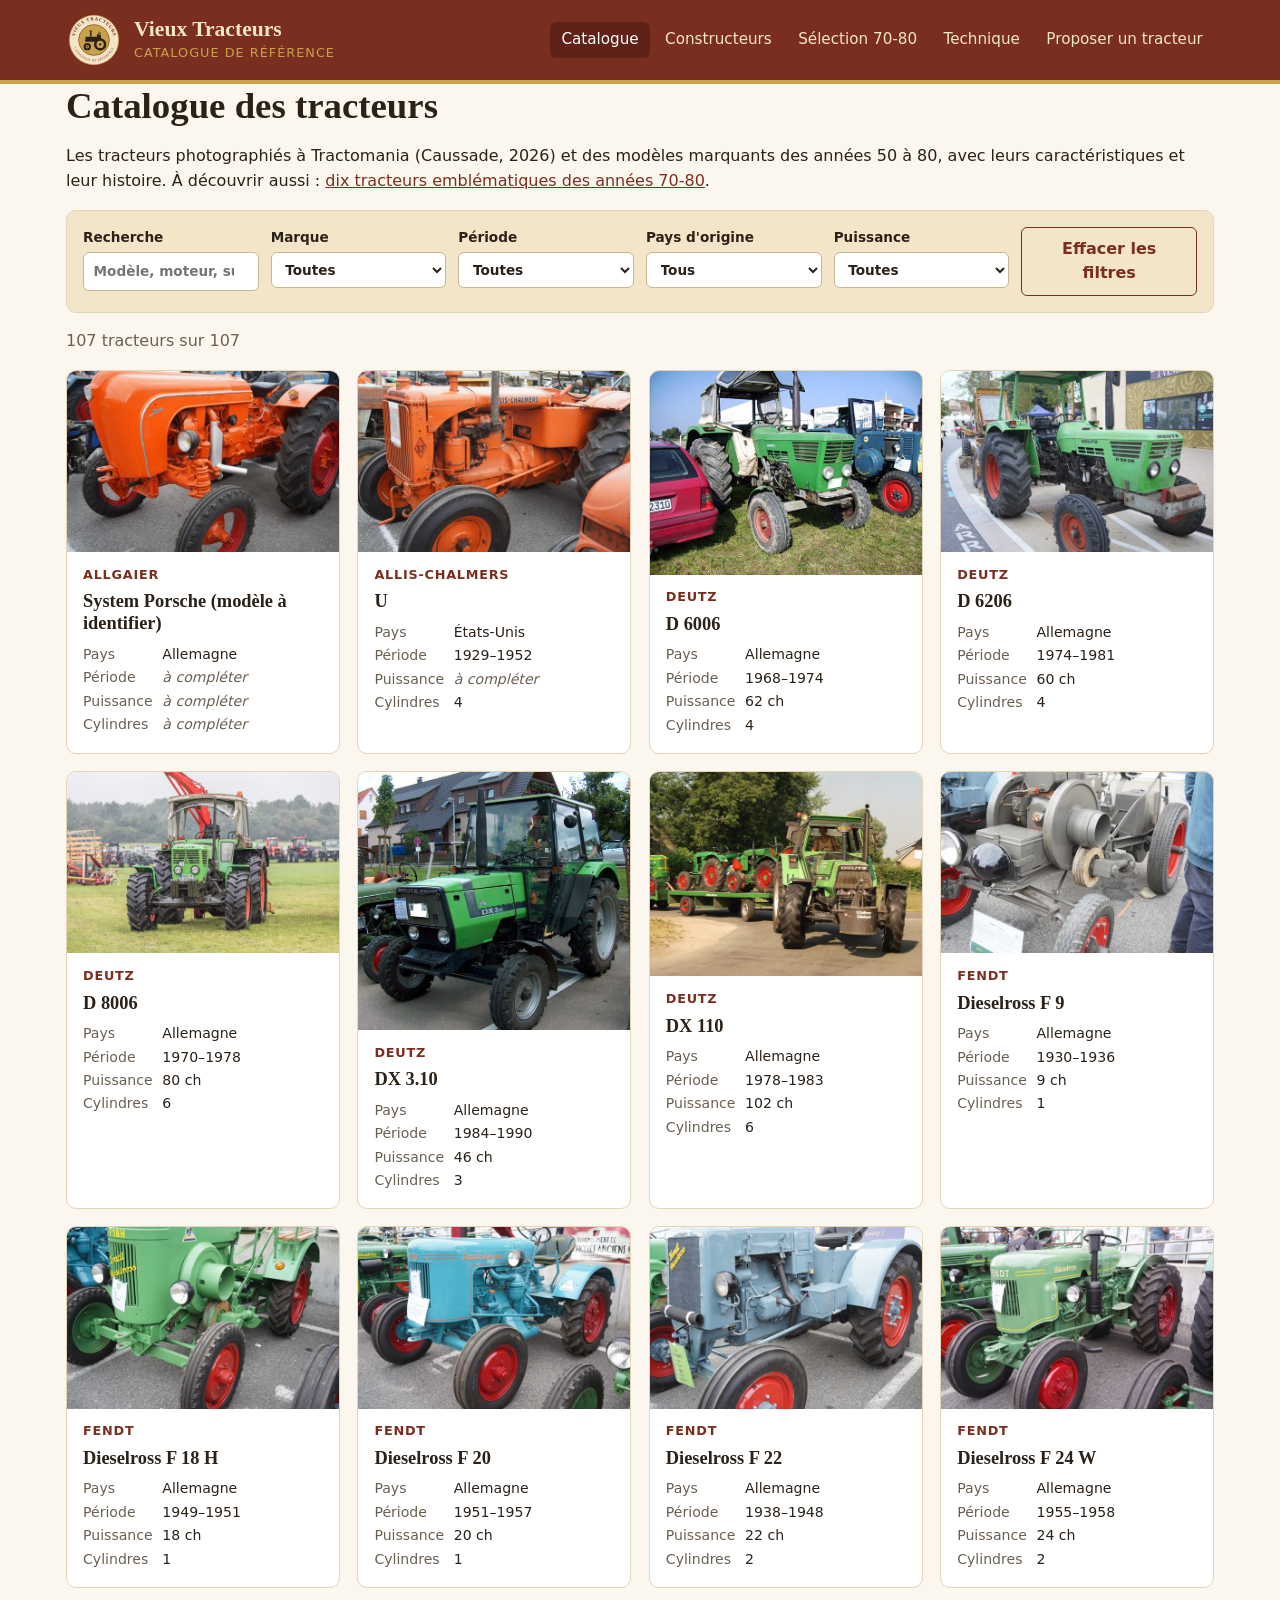
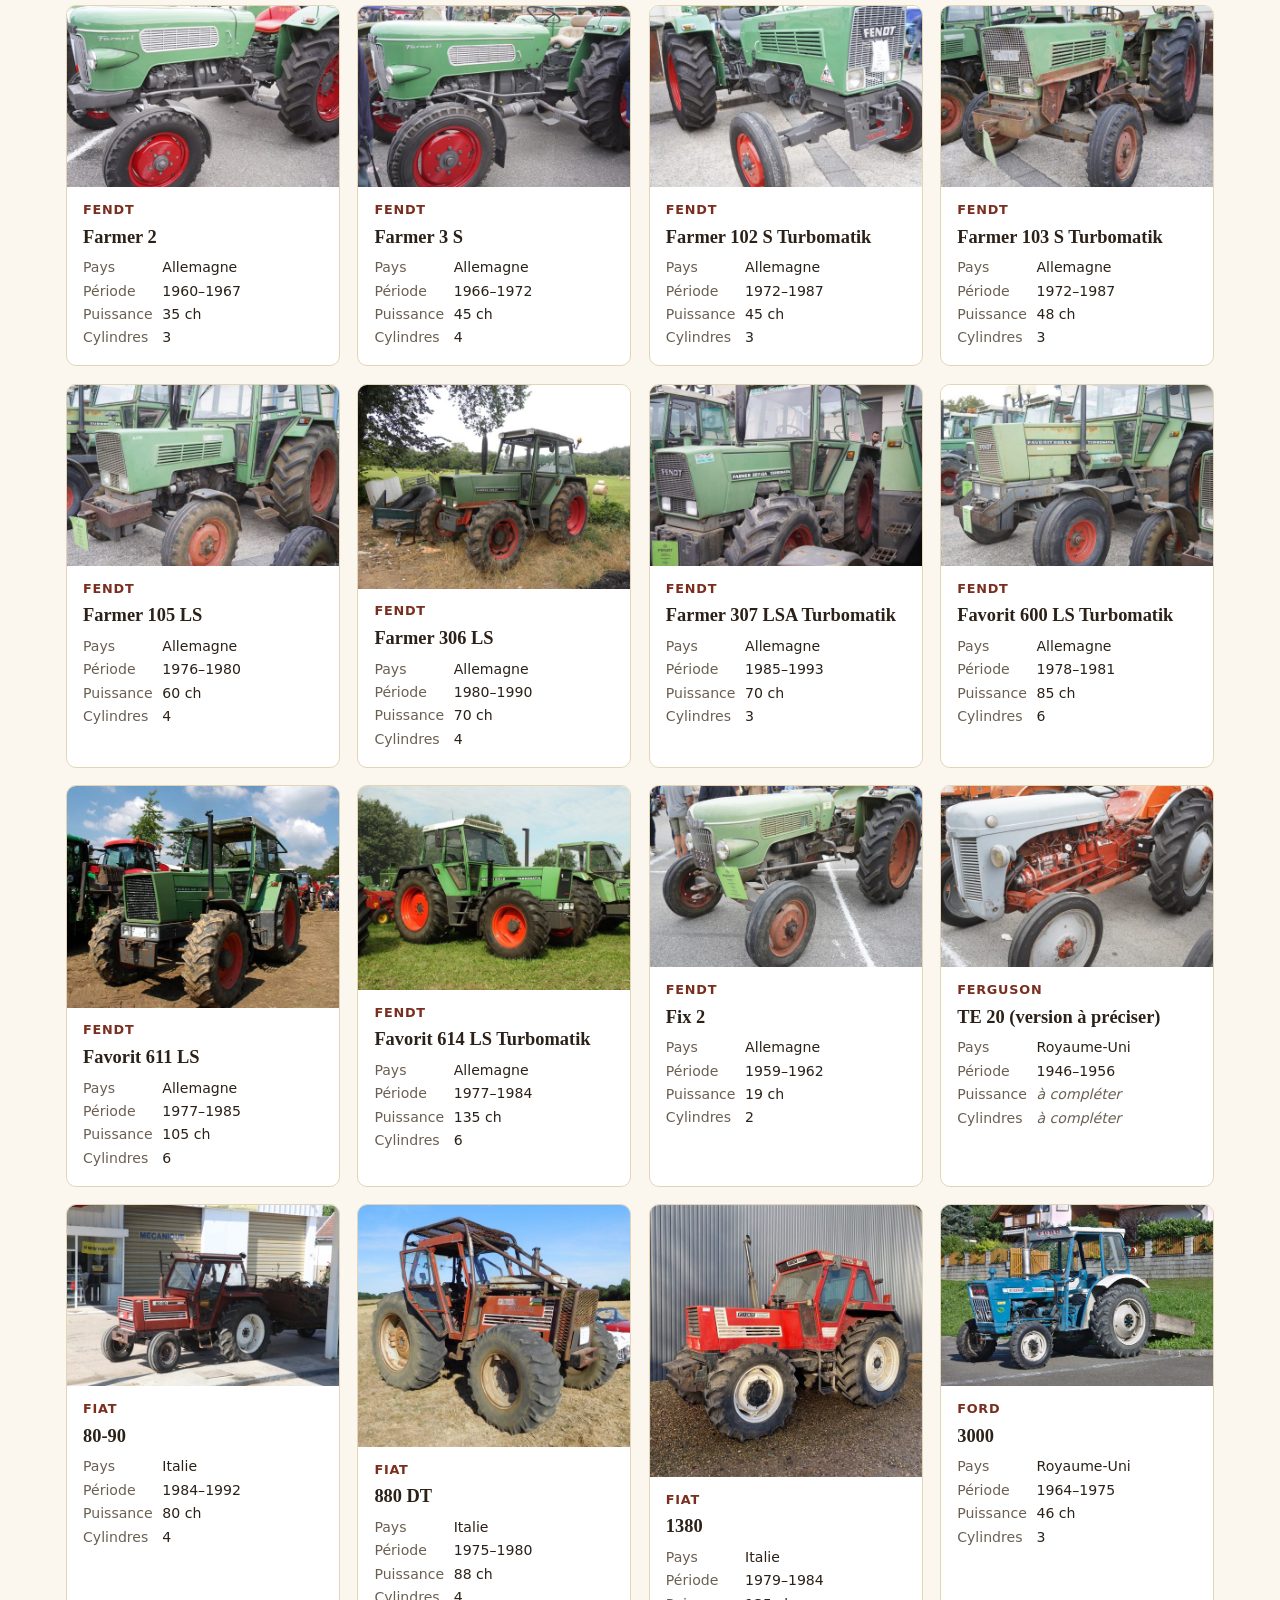
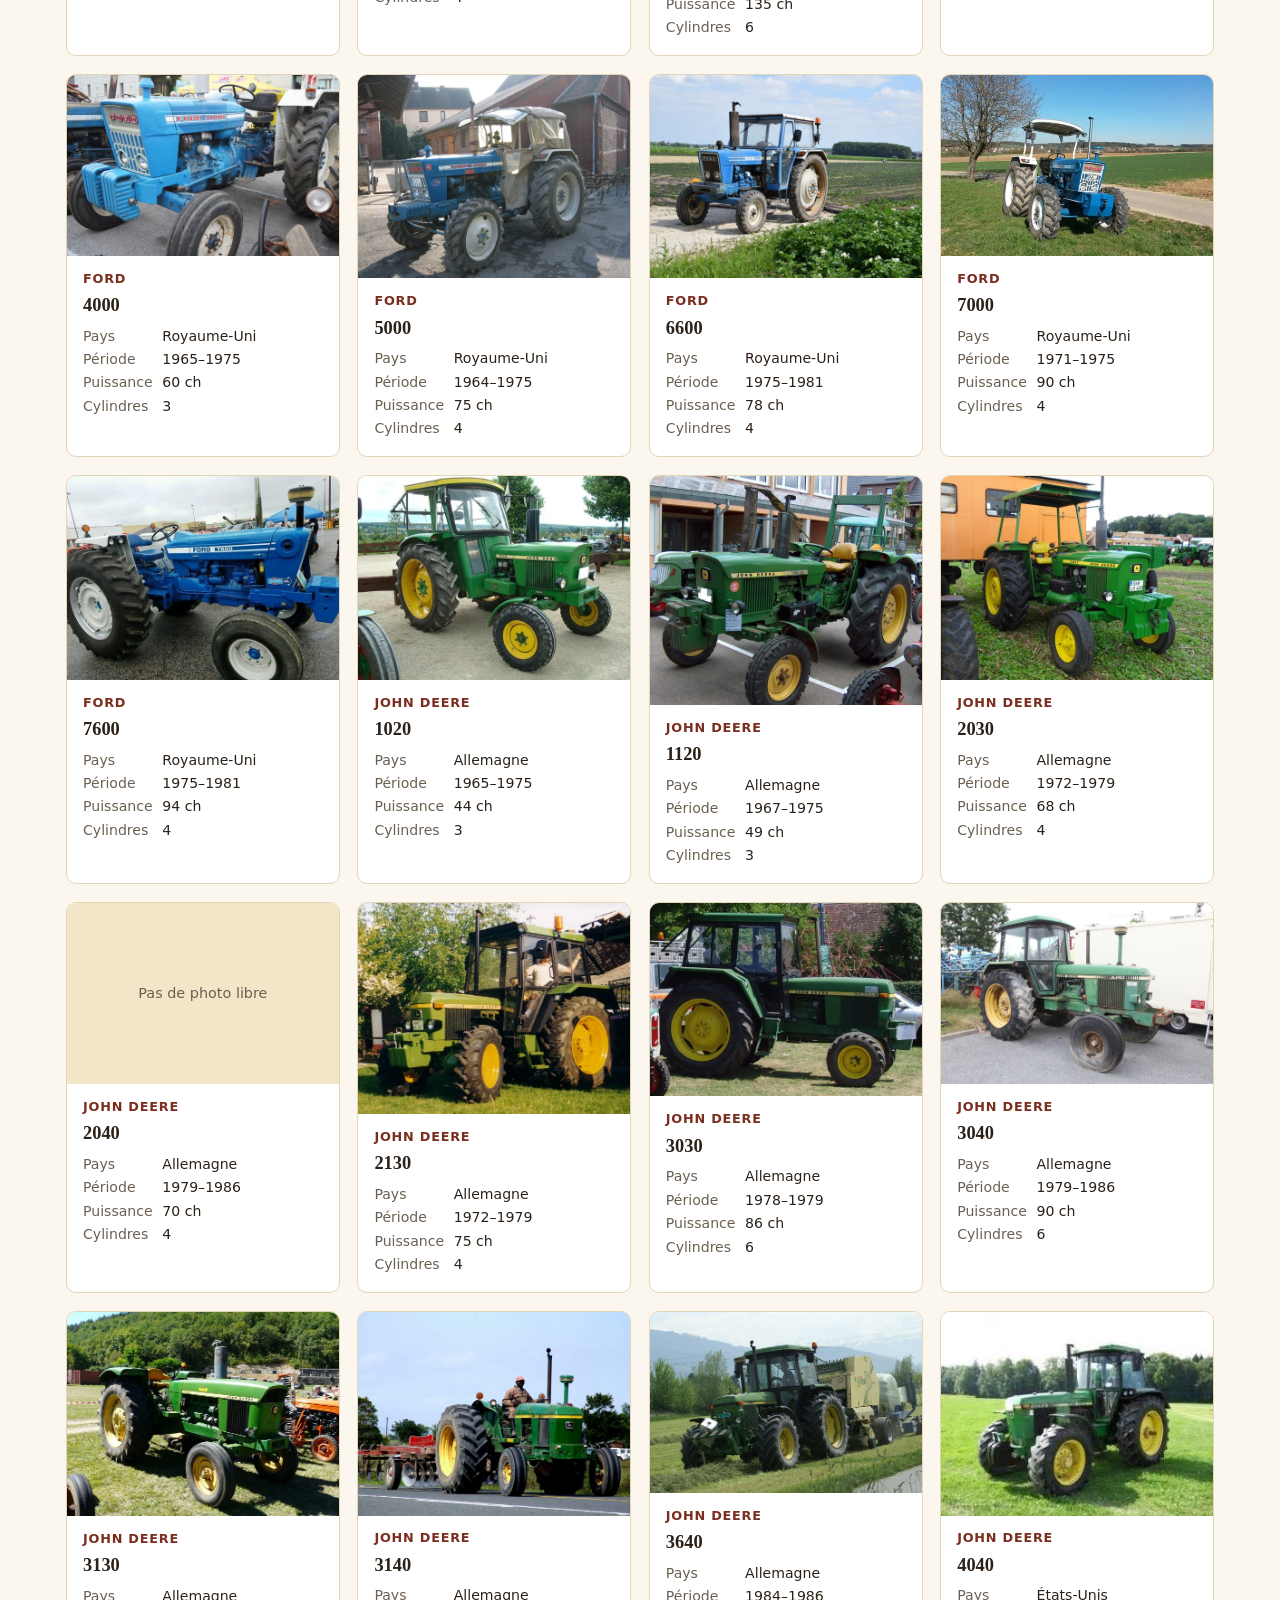
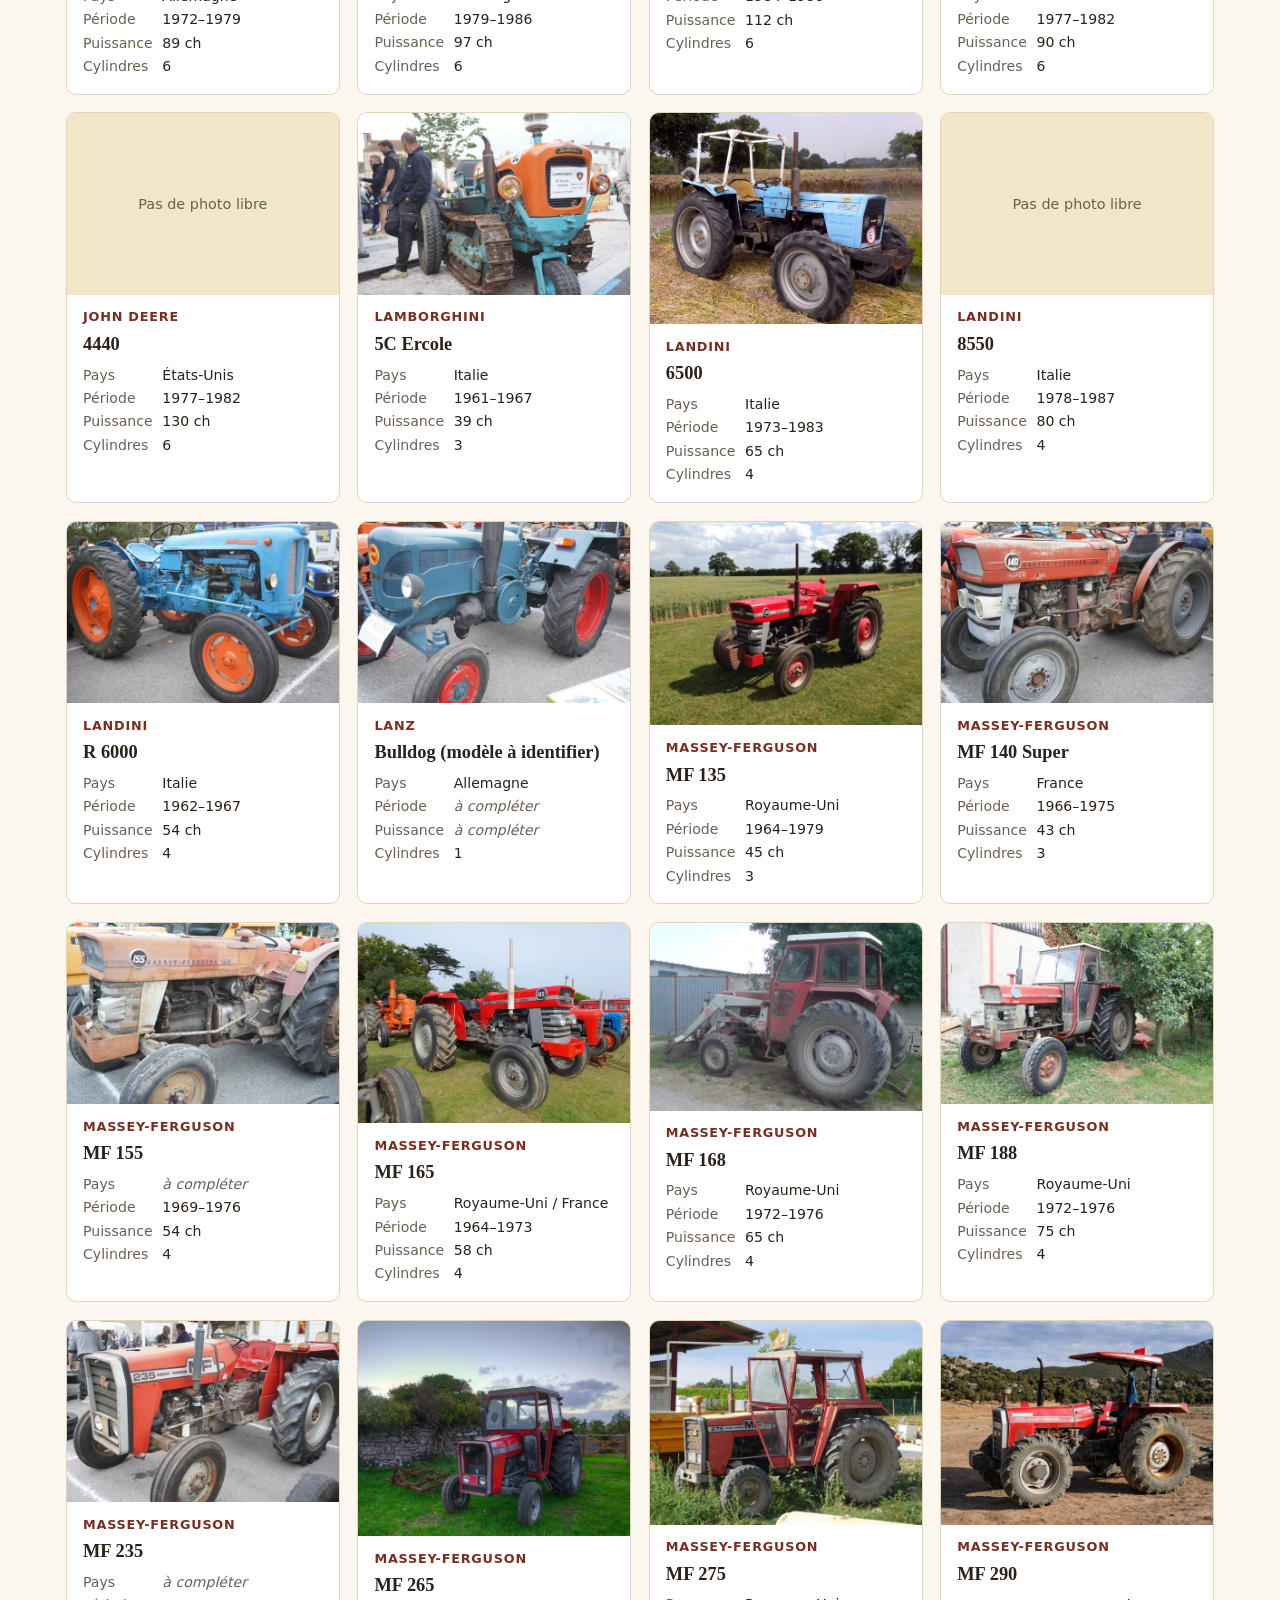
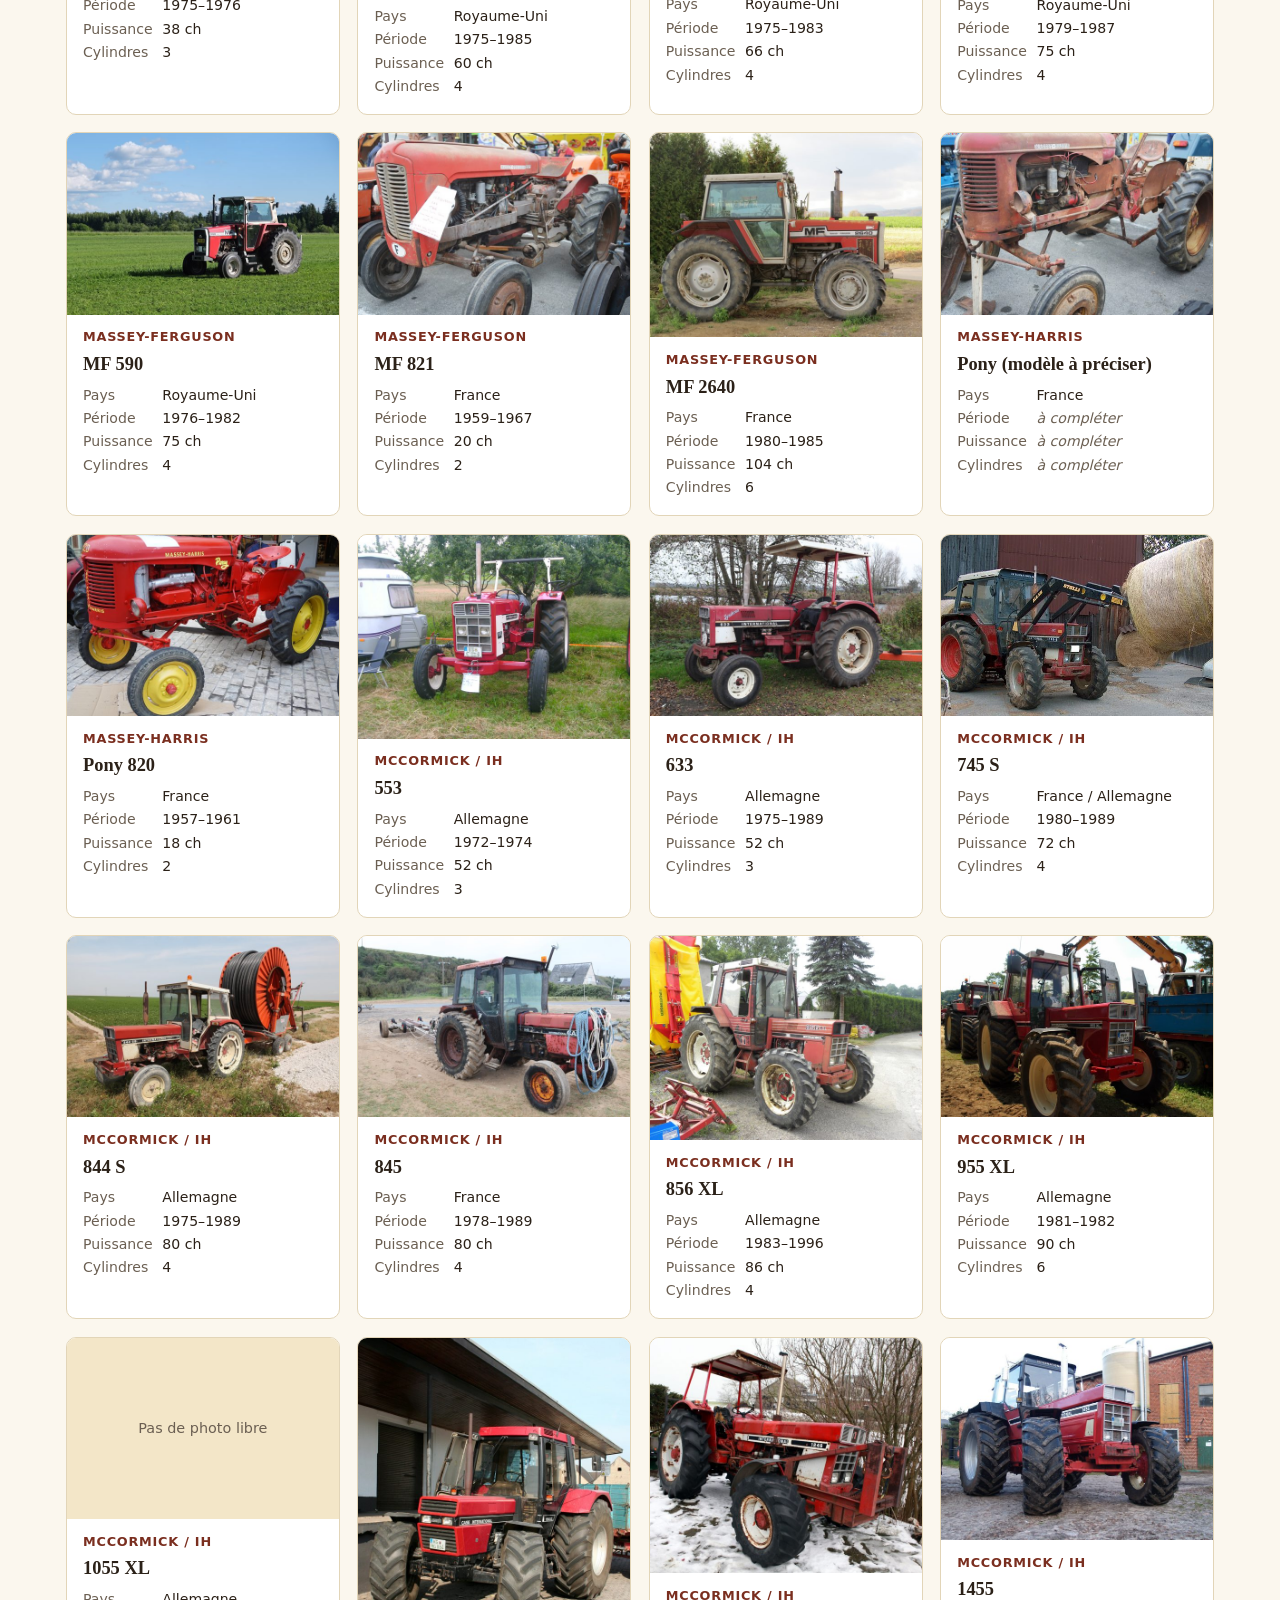
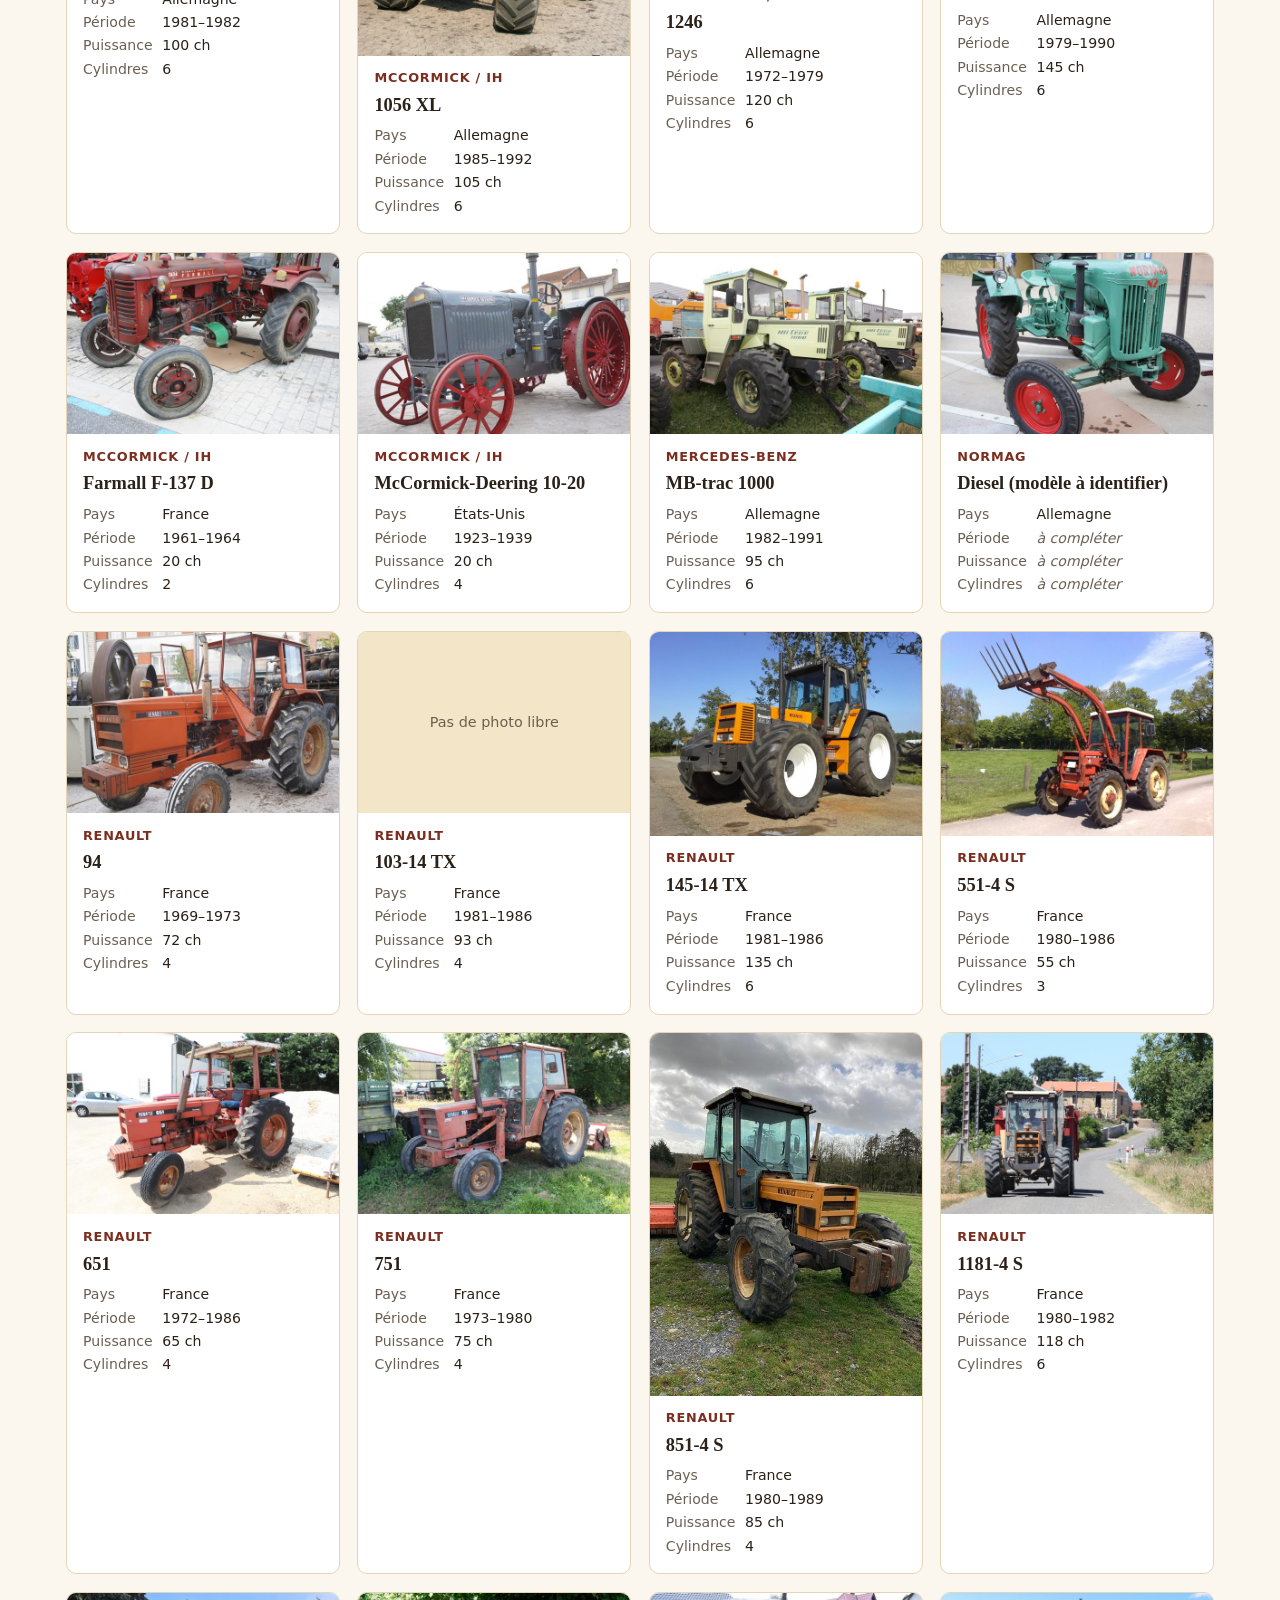
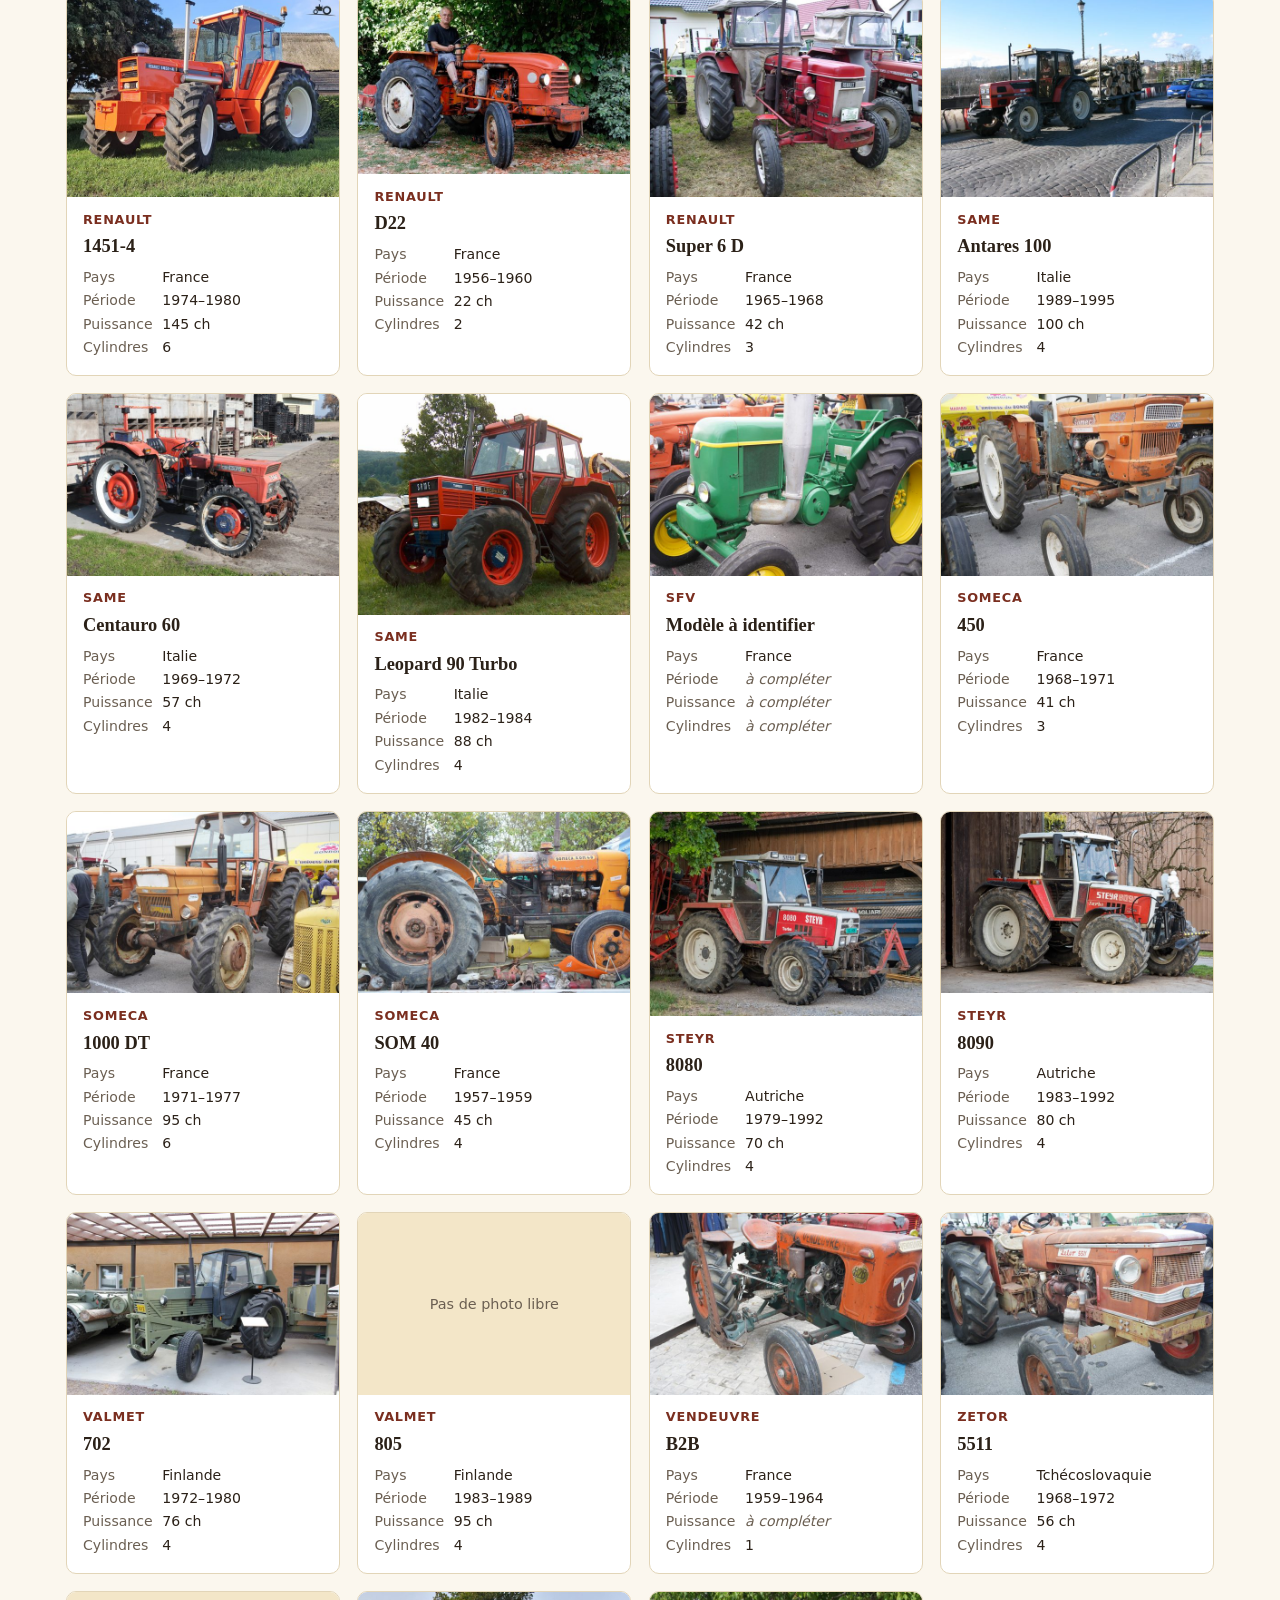
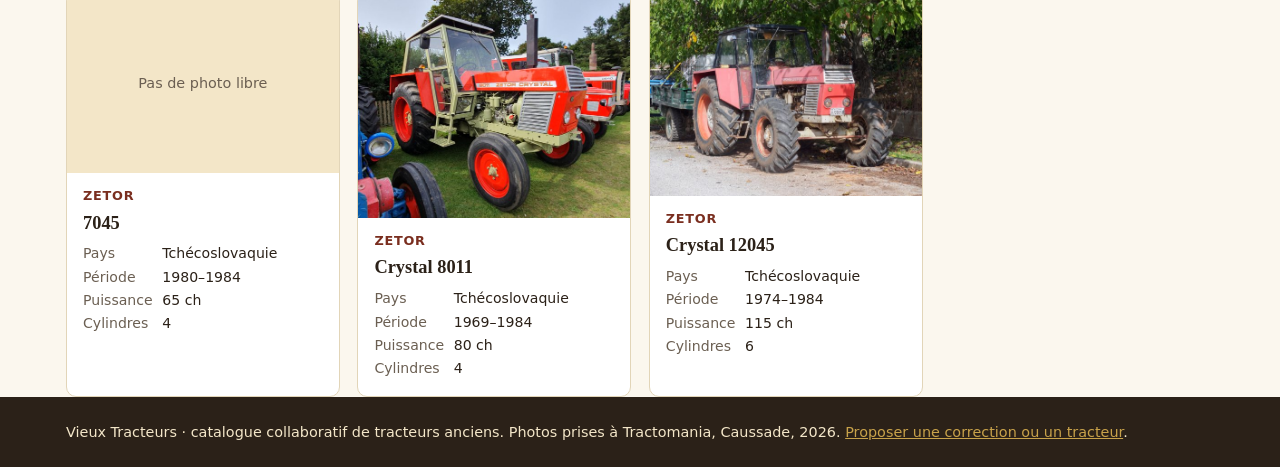
<file: index.html>
<!doctype html>
<html lang="fr">
<head>
<meta charset="utf-8">
<meta name="viewport" content="width=device-width, initial-scale=1">
<title>Vieux Tracteurs · Catalogue de référence</title>
<meta name="description" content="Catalogue de référence des tracteurs anciens : fiches, photos, caractéristiques et histoire des constructeurs.">
<link rel="icon" href="assets/img/logo.svg" type="image/svg+xml">
<link rel="stylesheet" href="assets/css/style.css?v=9">
</head>
<body>
<header id="entete"></header>
<main class="conteneur">
<h1>Catalogue des tracteurs</h1>
<p>Les tracteurs photographiés à Tractomania (Caussade, 2026) et des modèles marquants des années 50 à 80, avec leurs caractéristiques et leur histoire. À découvrir aussi : <a href="selection-70-80.html">dix tracteurs emblématiques des années 70-80</a>.</p>
<form class="filtres" onsubmit="return false" role="search">
  <label>Recherche<input id="f-q" type="search" placeholder="Modèle, moteur, surnom…"></label>
  <label>Marque<select id="f-marque"><option value="">Toutes</option></select></label>
  <label>Période<select id="f-decennie"><option value="">Toutes</option></select></label>
  <label>Pays d'origine<select id="f-pays"><option value="">Tous</option></select></label>
  <label>Puissance<select id="f-puissance"><option value="">Toutes</option></select></label>
  <div class="actions"><button type="button" class="bouton secondaire" id="f-effacer">Effacer les filtres</button></div>
</form>
<p class="compteur" id="compteur" aria-live="polite"></p>
<div class="grille" id="grille"></div>
</main>
<footer id="pied"></footer>
<script src="assets/js/config.js?v=9"></script>
<script src="data/constructeurs.js?v=20261017b"></script>
<script src="data/tracteurs.js?v=20261017b"></script>
<script src="assets/js/commun.js?v=10"></script>
<script src="assets/js/catalogue.js?v=9"></script>
</body>
</html>
</file>
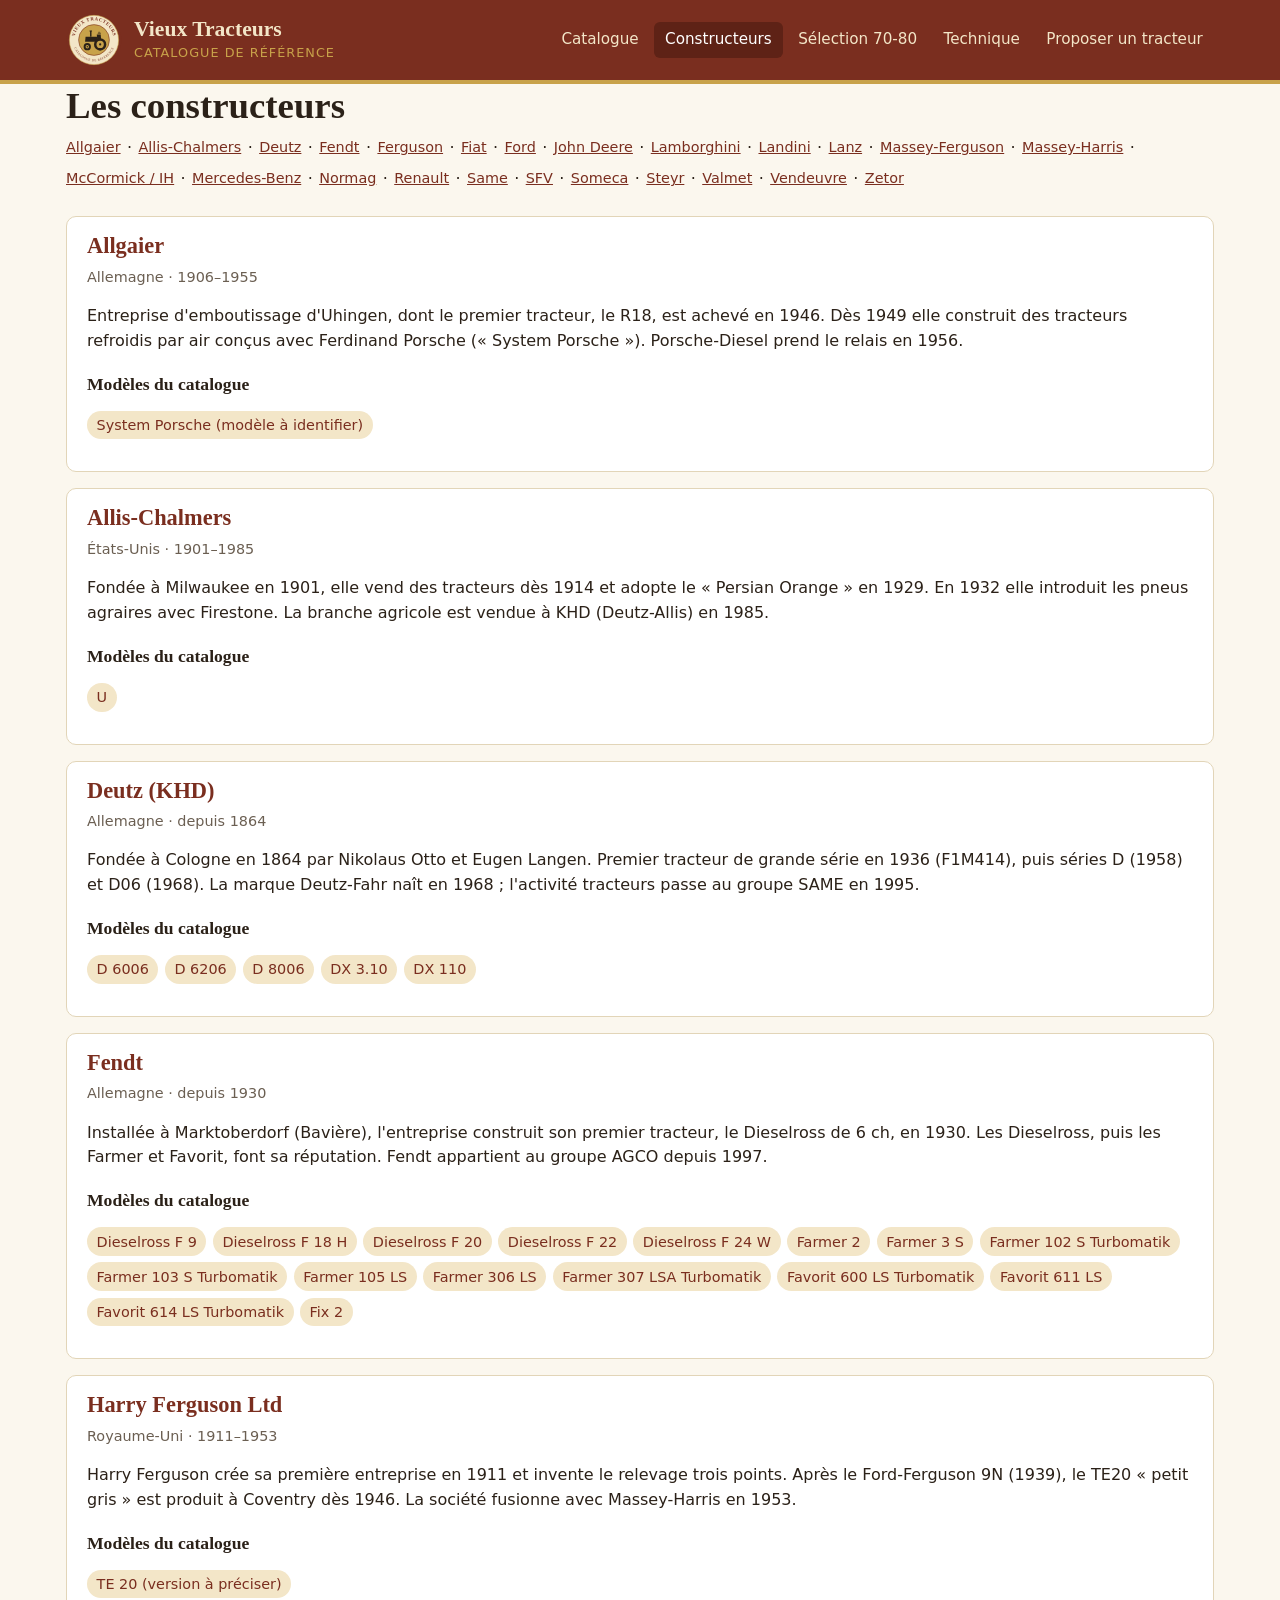
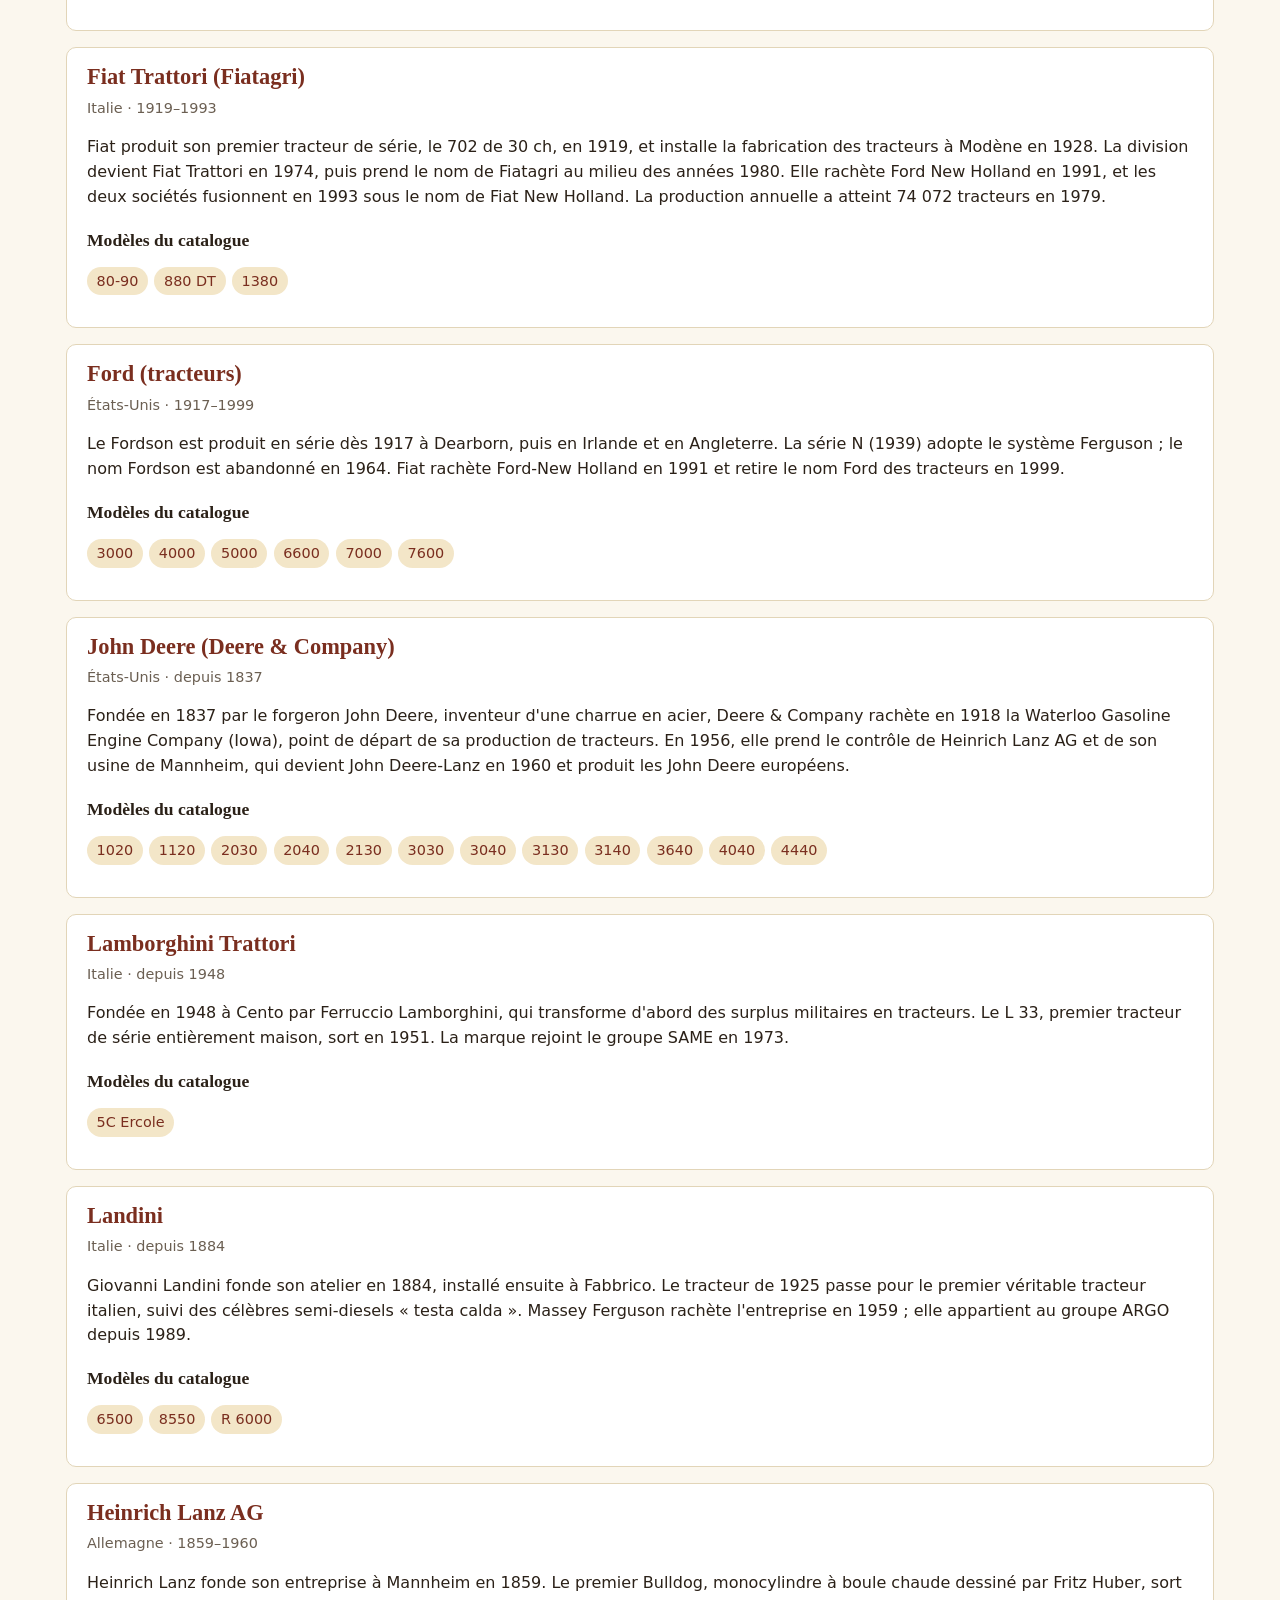
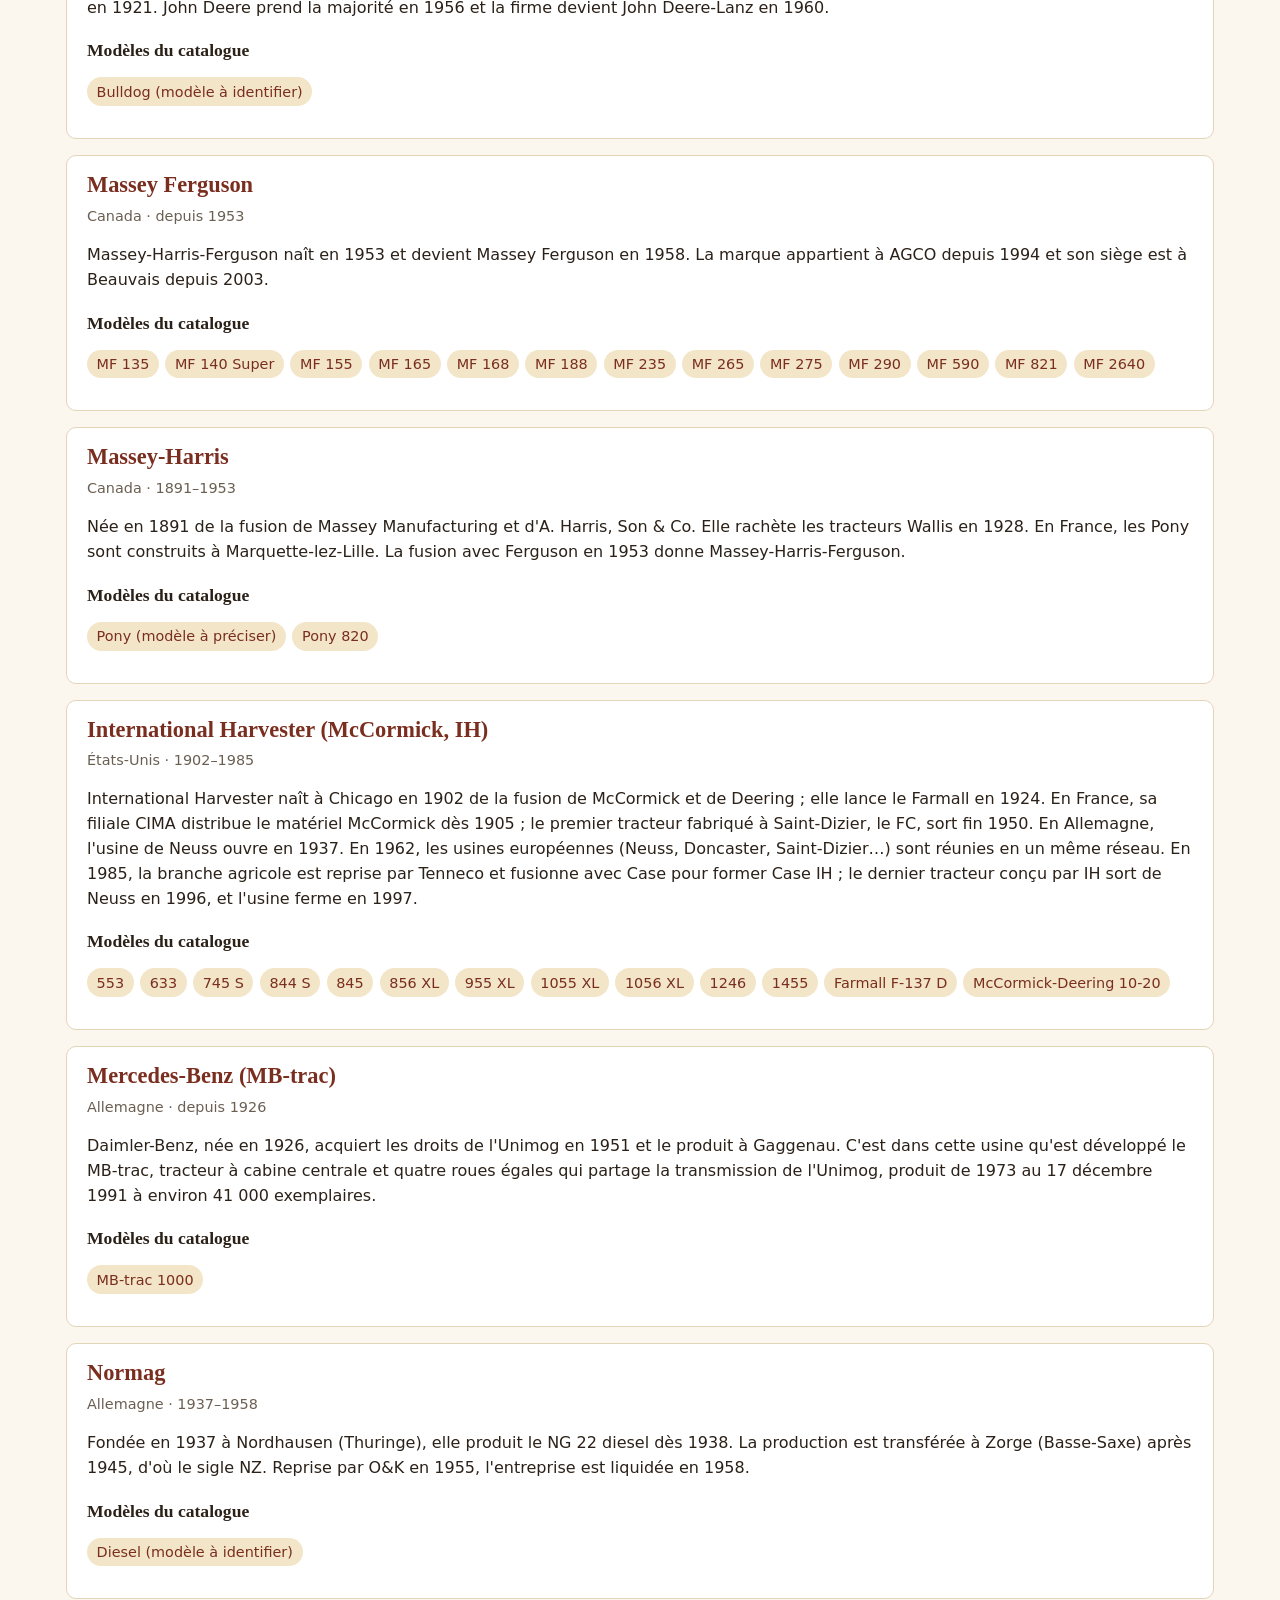
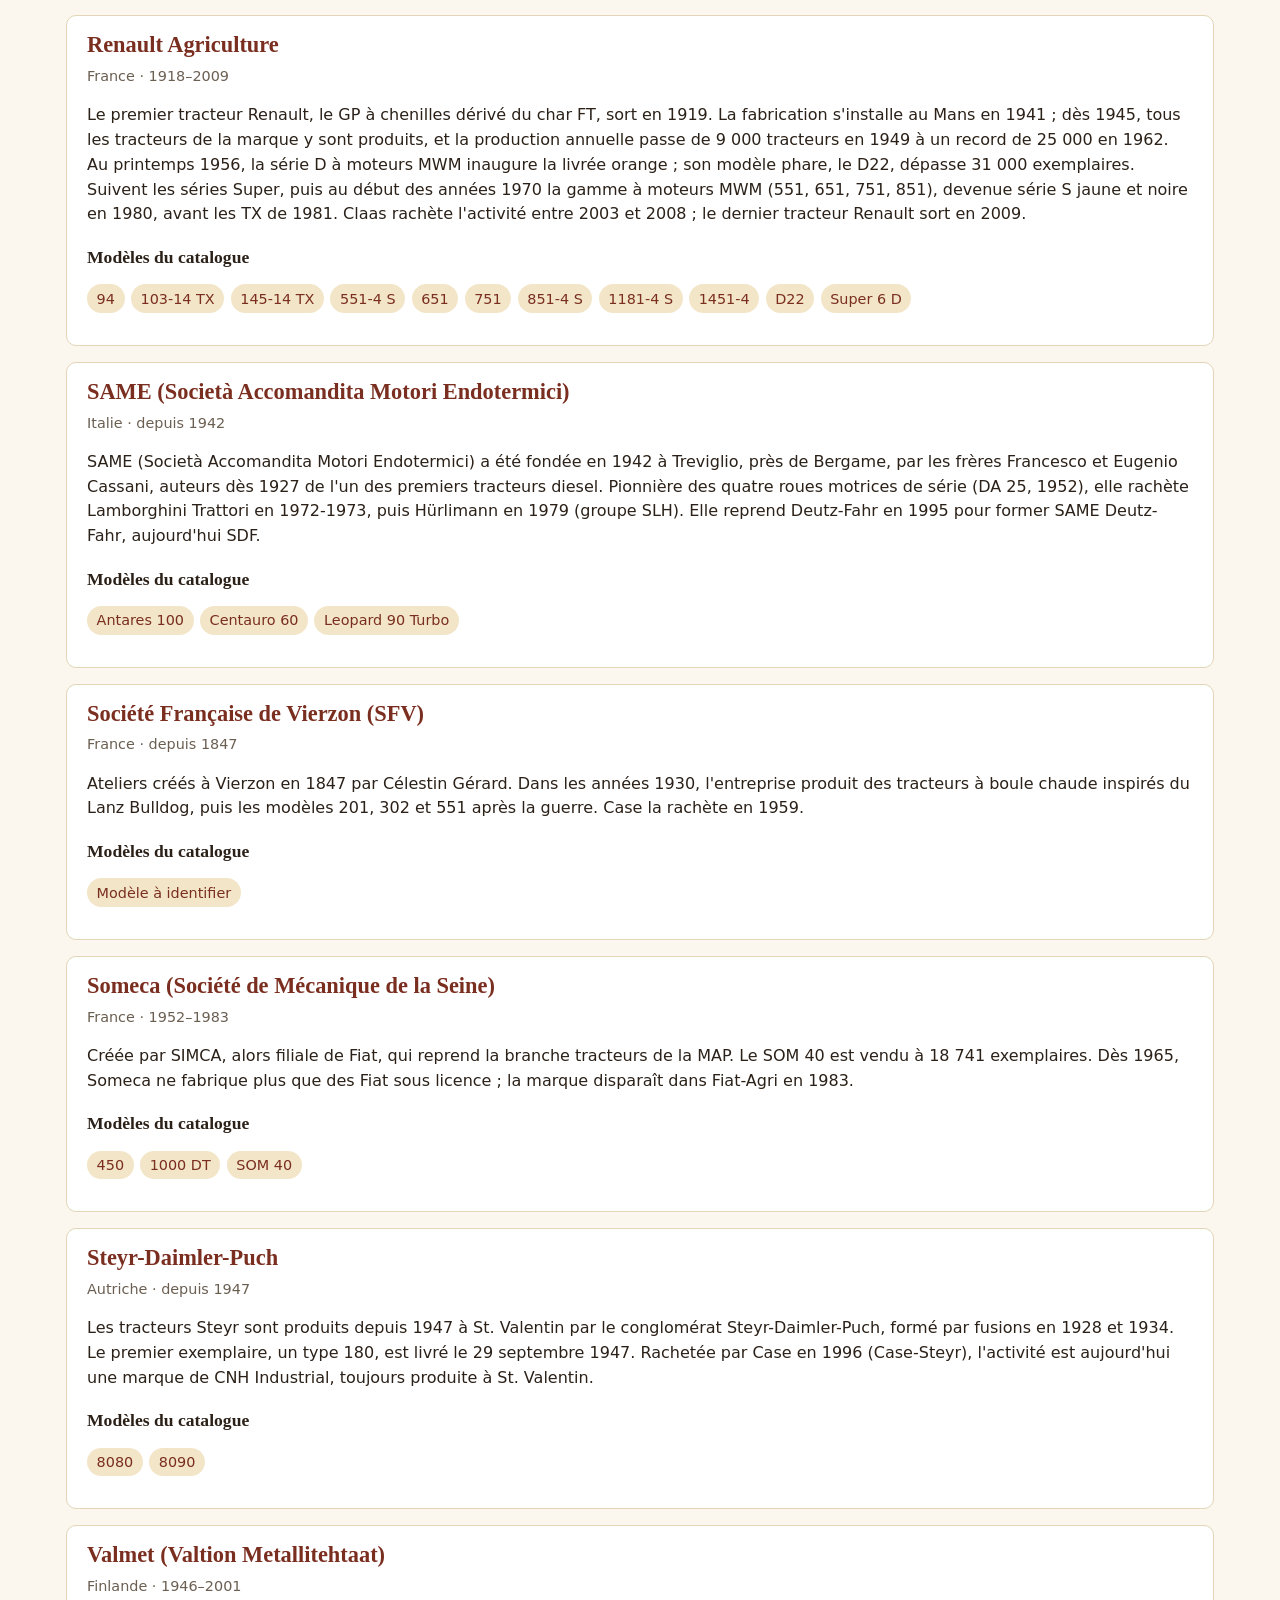
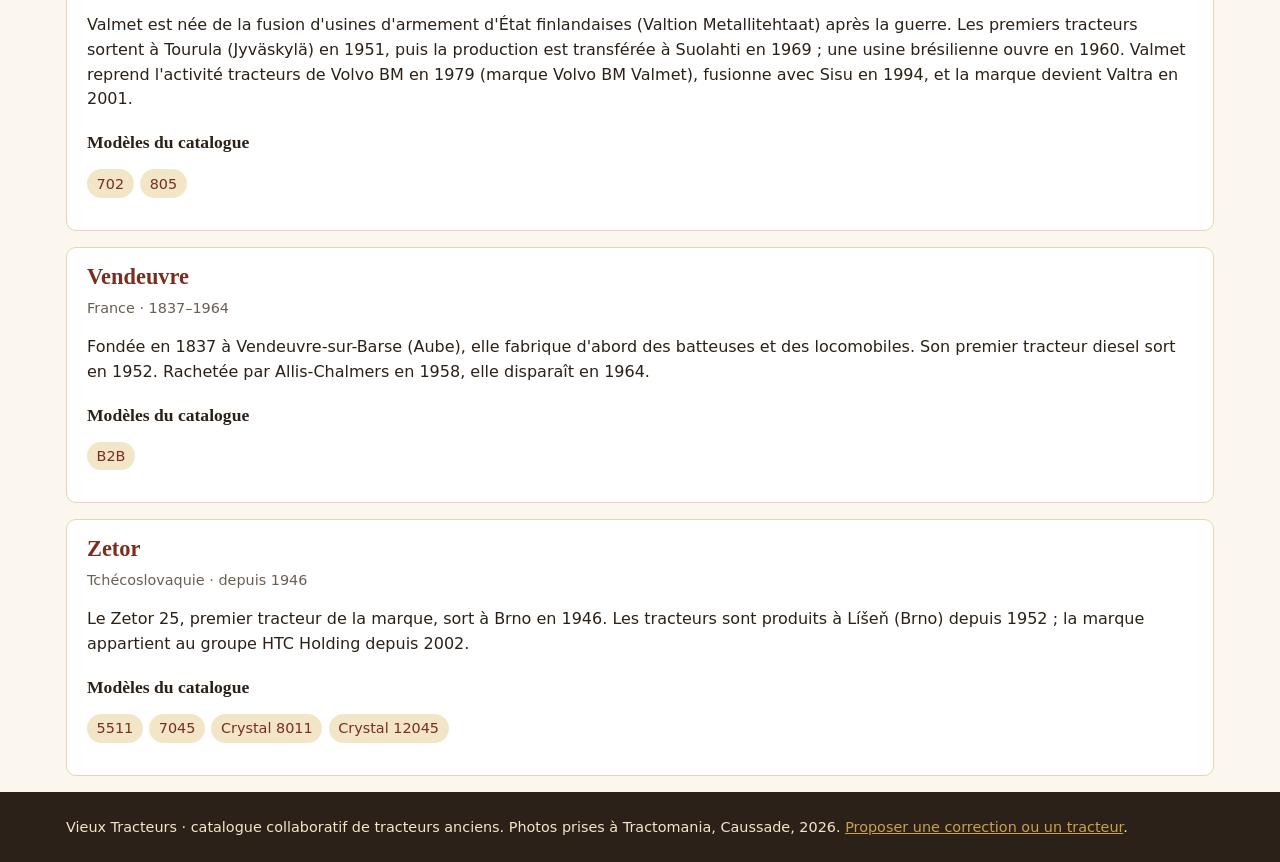
<file: constructeurs.html>
<!doctype html>
<html lang="fr">
<head>
<meta charset="utf-8">
<meta name="viewport" content="width=device-width, initial-scale=1">
<title>Constructeurs · Vieux Tracteurs</title>
<meta name="description" content="Histoire des constructeurs de tracteurs anciens présents dans le catalogue.">
<link rel="icon" href="assets/img/logo.svg" type="image/svg+xml">
<link rel="stylesheet" href="assets/css/style.css?v=9">
</head>
<body>
<header id="entete"></header>
<main class="conteneur">
<h1>Les constructeurs</h1>
<nav class="sommaire" id="sommaire" aria-label="Constructeurs"></nav>
<div id="liste"></div>
</main>
<footer id="pied"></footer>
<script src="assets/js/config.js?v=9"></script>
<script src="data/constructeurs.js?v=20261017b"></script>
<script src="data/tracteurs.js?v=20261017b"></script>
<script src="assets/js/commun.js?v=10"></script>
<script src="assets/js/constructeurs.js?v=9"></script>
</body>
</html>
</file>
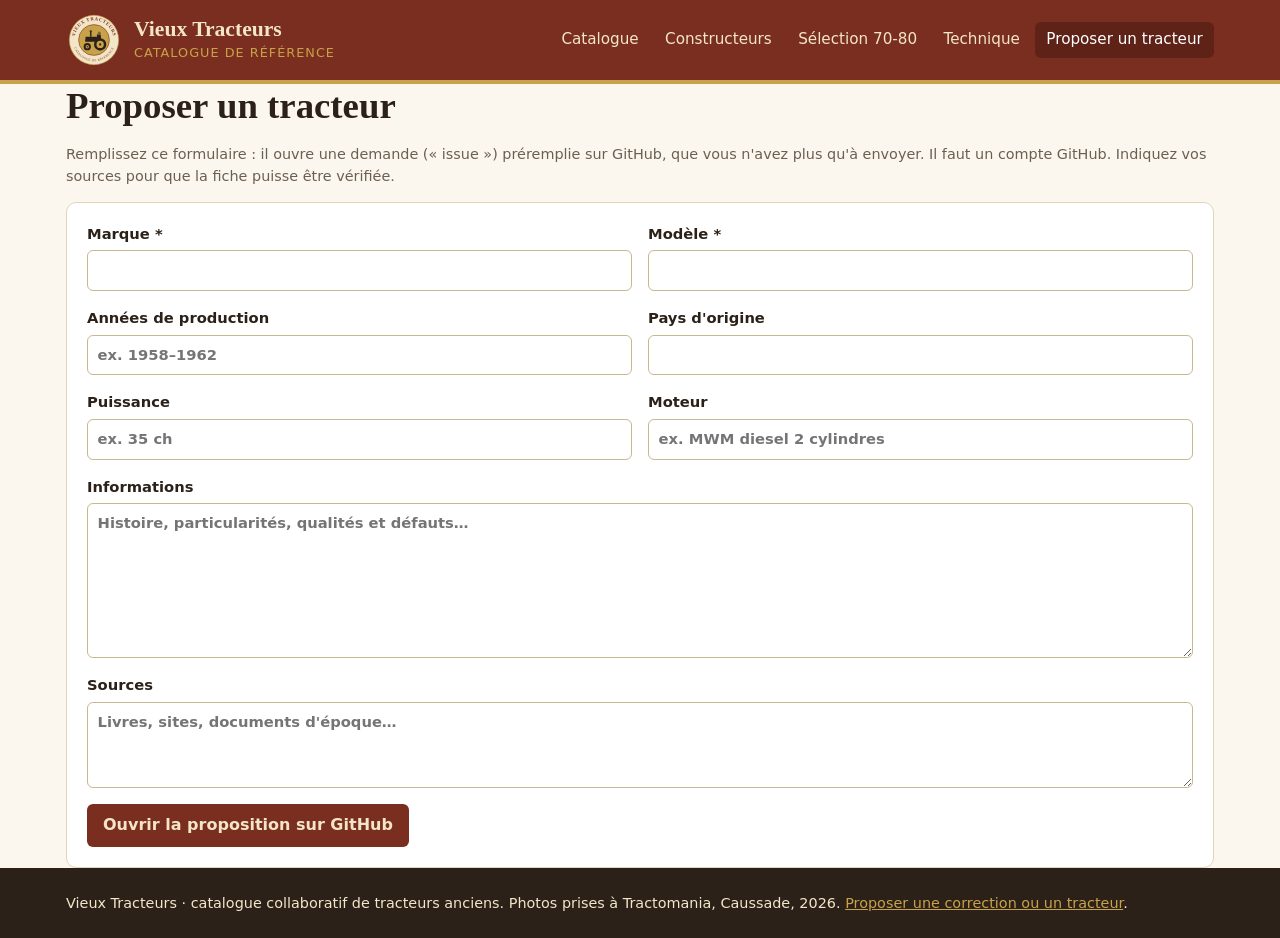
<file: proposer.html>
<!doctype html>
<html lang="fr">
<head>
<meta charset="utf-8">
<meta name="viewport" content="width=device-width, initial-scale=1">
<title>Proposer un tracteur · Vieux Tracteurs</title>
<meta name="description" content="Proposer un nouveau tracteur ou une correction pour le catalogue.">
<link rel="icon" href="assets/img/logo.svg" type="image/svg+xml">
<link rel="stylesheet" href="assets/css/style.css?v=9">
</head>
<body>
<header id="entete"></header>
<main class="conteneur">
<h1>Proposer un tracteur</h1>
<p class="aide">Remplissez ce formulaire : il ouvre une demande (« issue ») préremplie sur GitHub, que vous n'avez plus qu'à envoyer. Il faut un compte GitHub. Indiquez vos sources pour que la fiche puisse être vérifiée.</p>
<form class="formulaire" id="proposition">
  <label>Marque *<input name="marque" required></label>
  <label>Modèle *<input name="modele" required></label>
  <label>Années de production<input name="annees" placeholder="ex. 1958–1962"></label>
  <label>Pays d'origine<input name="pays"></label>
  <label>Puissance<input name="puissance" placeholder="ex. 35 ch"></label>
  <label>Moteur<input name="moteur" placeholder="ex. MWM diesel 2 cylindres"></label>
  <label class="large">Informations<textarea name="infos" rows="6" placeholder="Histoire, particularités, qualités et défauts…"></textarea></label>
  <label class="large">Sources<textarea name="sources" rows="3" placeholder="Livres, sites, documents d'époque…"></textarea></label>
  <div class="large"><button class="bouton" type="submit">Ouvrir la proposition sur GitHub</button></div>
</form>
</main>
<footer id="pied"></footer>
<script src="assets/js/config.js?v=9"></script>
<script src="assets/js/commun.js?v=10"></script>
<script src="assets/js/proposer.js?v=9"></script>
</body>
</html>
</file>
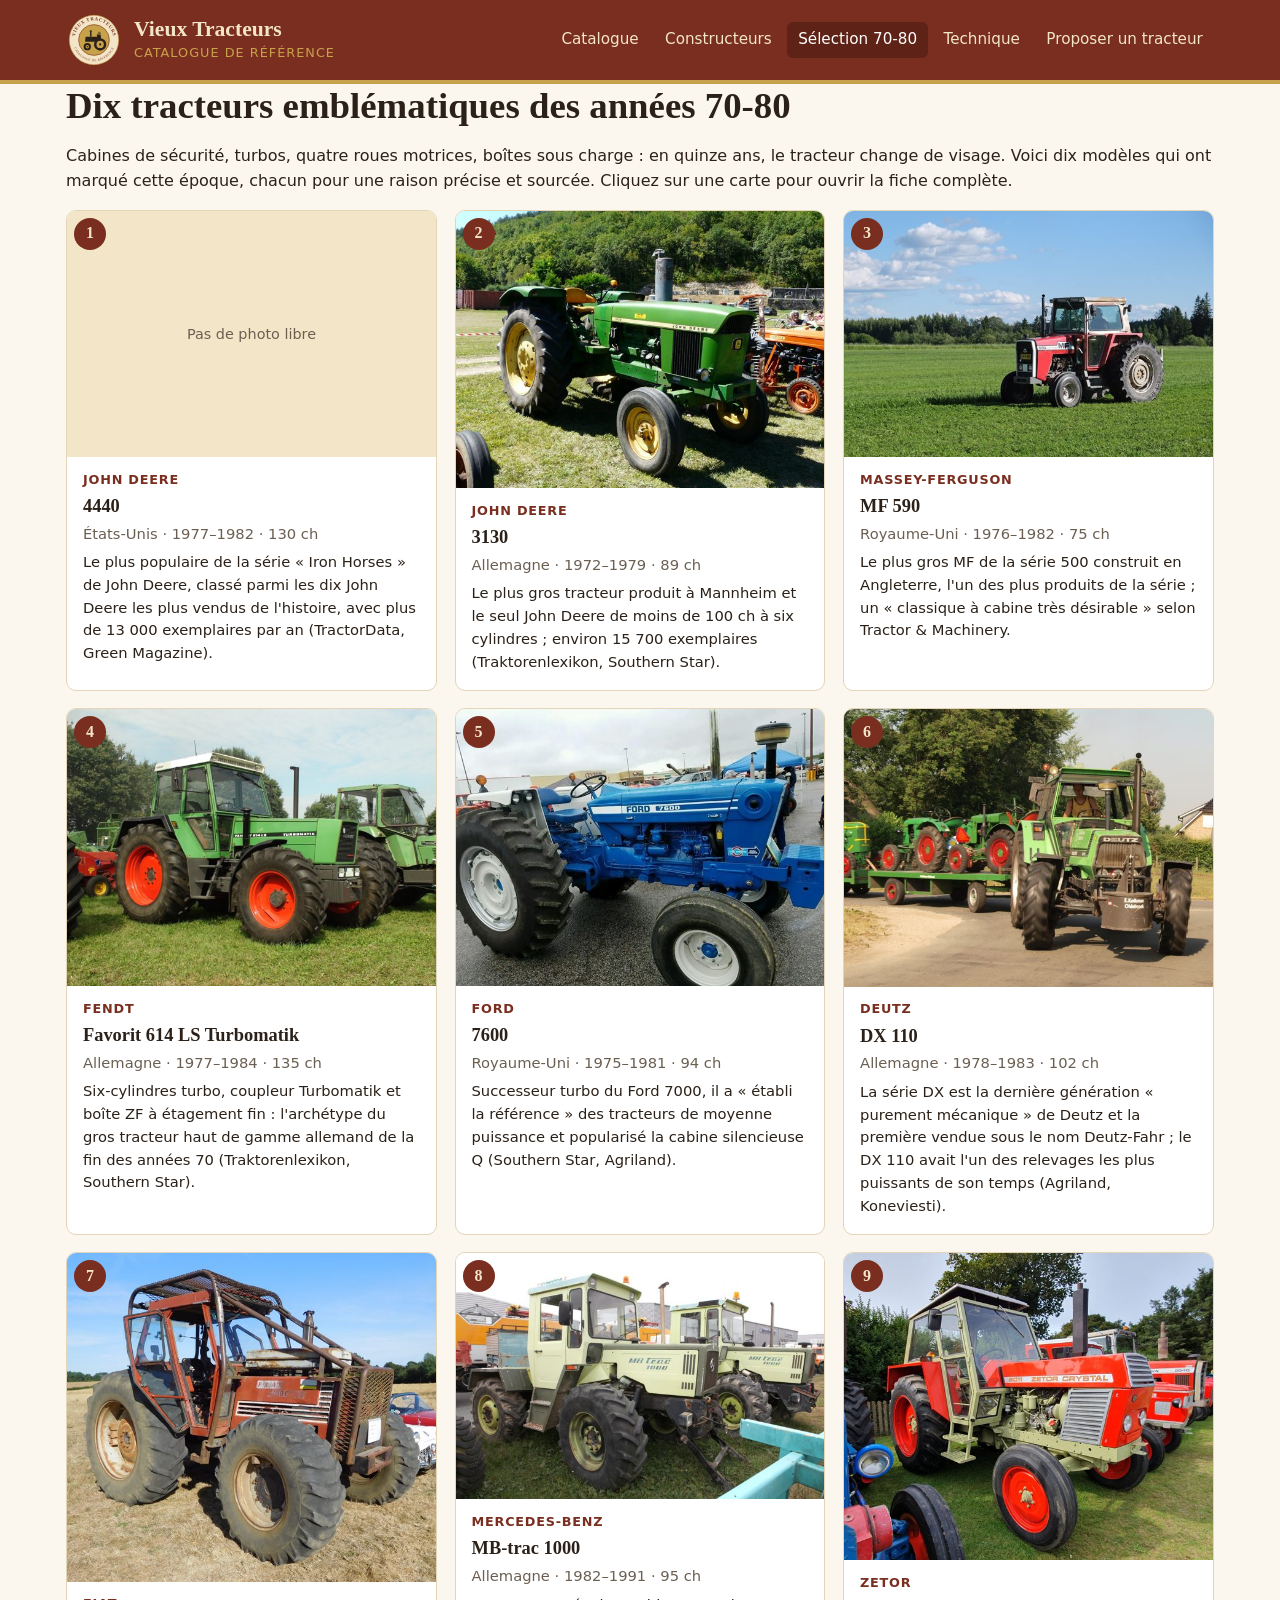
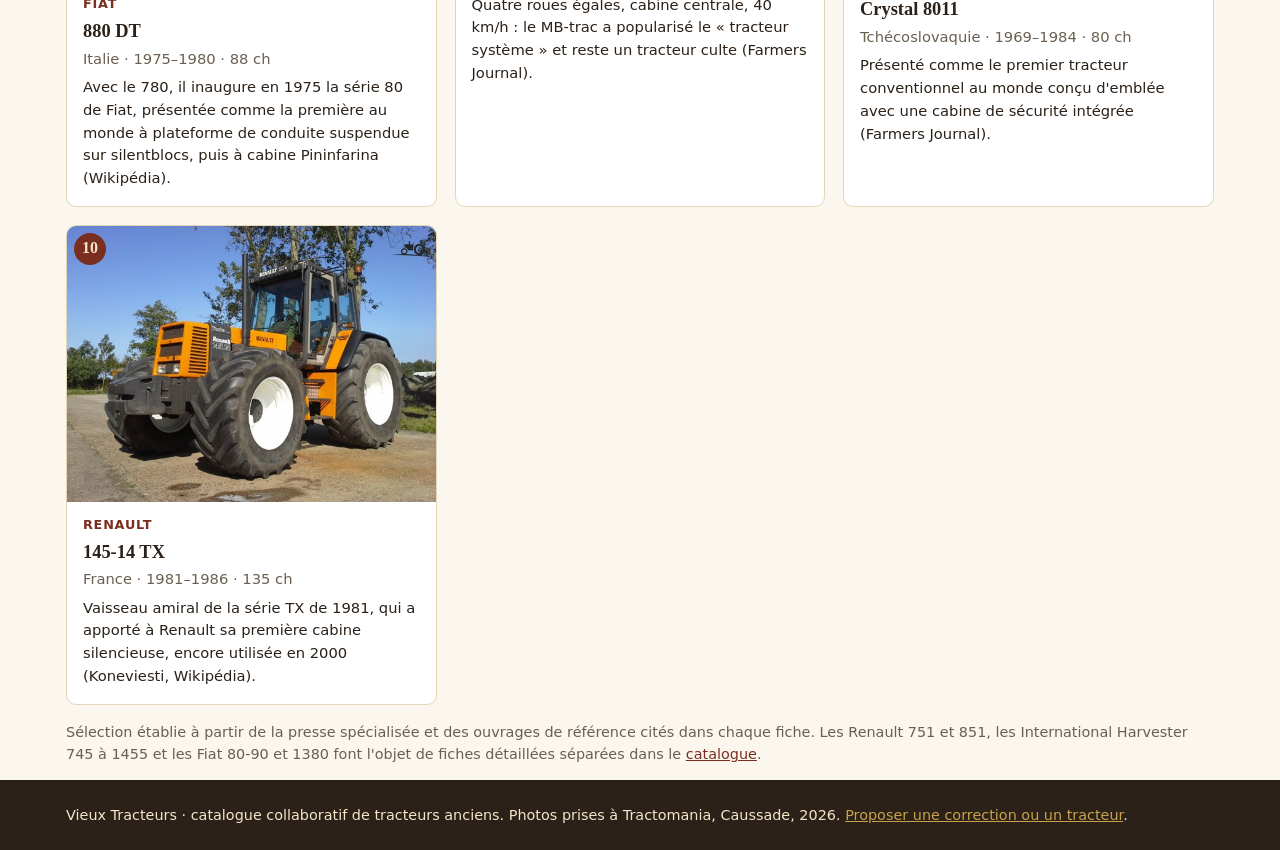
<file: selection-70-80.html>
<!doctype html>
<html lang="fr">
<head>
<meta charset="utf-8">
<meta name="viewport" content="width=device-width, initial-scale=1">
<title>Sélection années 70-80 · Vieux Tracteurs</title>
<meta name="description" content="Dix tracteurs emblématiques et respectés des années 1970-1980, avec leurs fiches détaillées.">
<link rel="icon" href="assets/img/logo.svg" type="image/svg+xml">
<link rel="stylesheet" href="assets/css/style.css?v=9">
</head>
<body>
<header id="entete"></header>
<main class="conteneur">
<h1>Dix tracteurs emblématiques des années 70-80</h1>
<p class="chapo">Cabines de sécurité, turbos, quatre roues motrices, boîtes sous charge : en quinze ans, le tracteur change de visage. Voici dix modèles qui ont marqué cette époque, chacun pour une raison précise et sourcée. Cliquez sur une carte pour ouvrir la fiche complète.</p>
<ol class="selection" id="selection"></ol>
<p class="aide">Sélection établie à partir de la presse spécialisée et des ouvrages de référence cités dans chaque fiche. Les Renault 751 et 851, les International Harvester 745 à 1455 et les Fiat 80-90 et 1380 font l'objet de fiches détaillées séparées dans le <a href="index.html">catalogue</a>.</p>
</main>
<footer id="pied"></footer>
<script src="assets/js/config.js?v=9"></script>
<script src="data/constructeurs.js?v=20261017b"></script>
<script src="data/tracteurs.js?v=20261017b"></script>
<script src="assets/js/commun.js?v=10"></script>
<script src="assets/js/selection.js?v=9"></script>
</body>
</html>
</file>
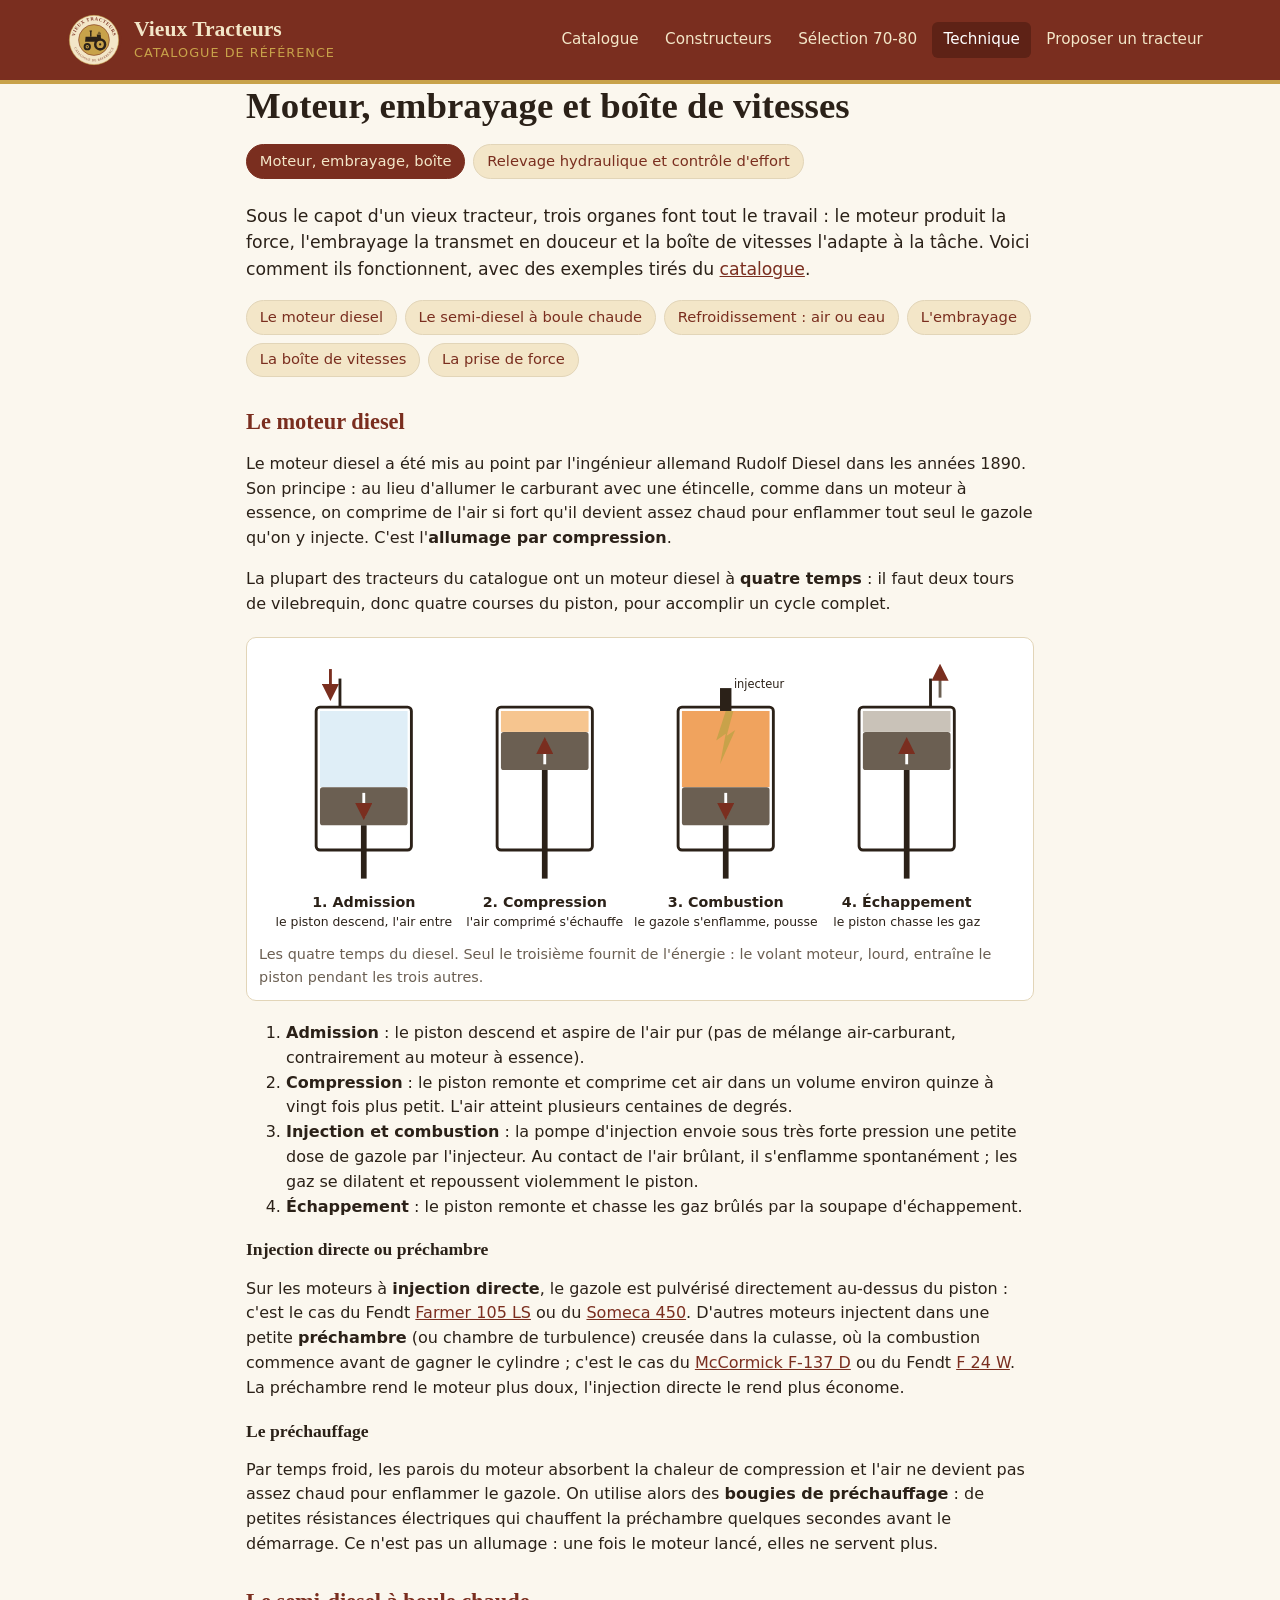
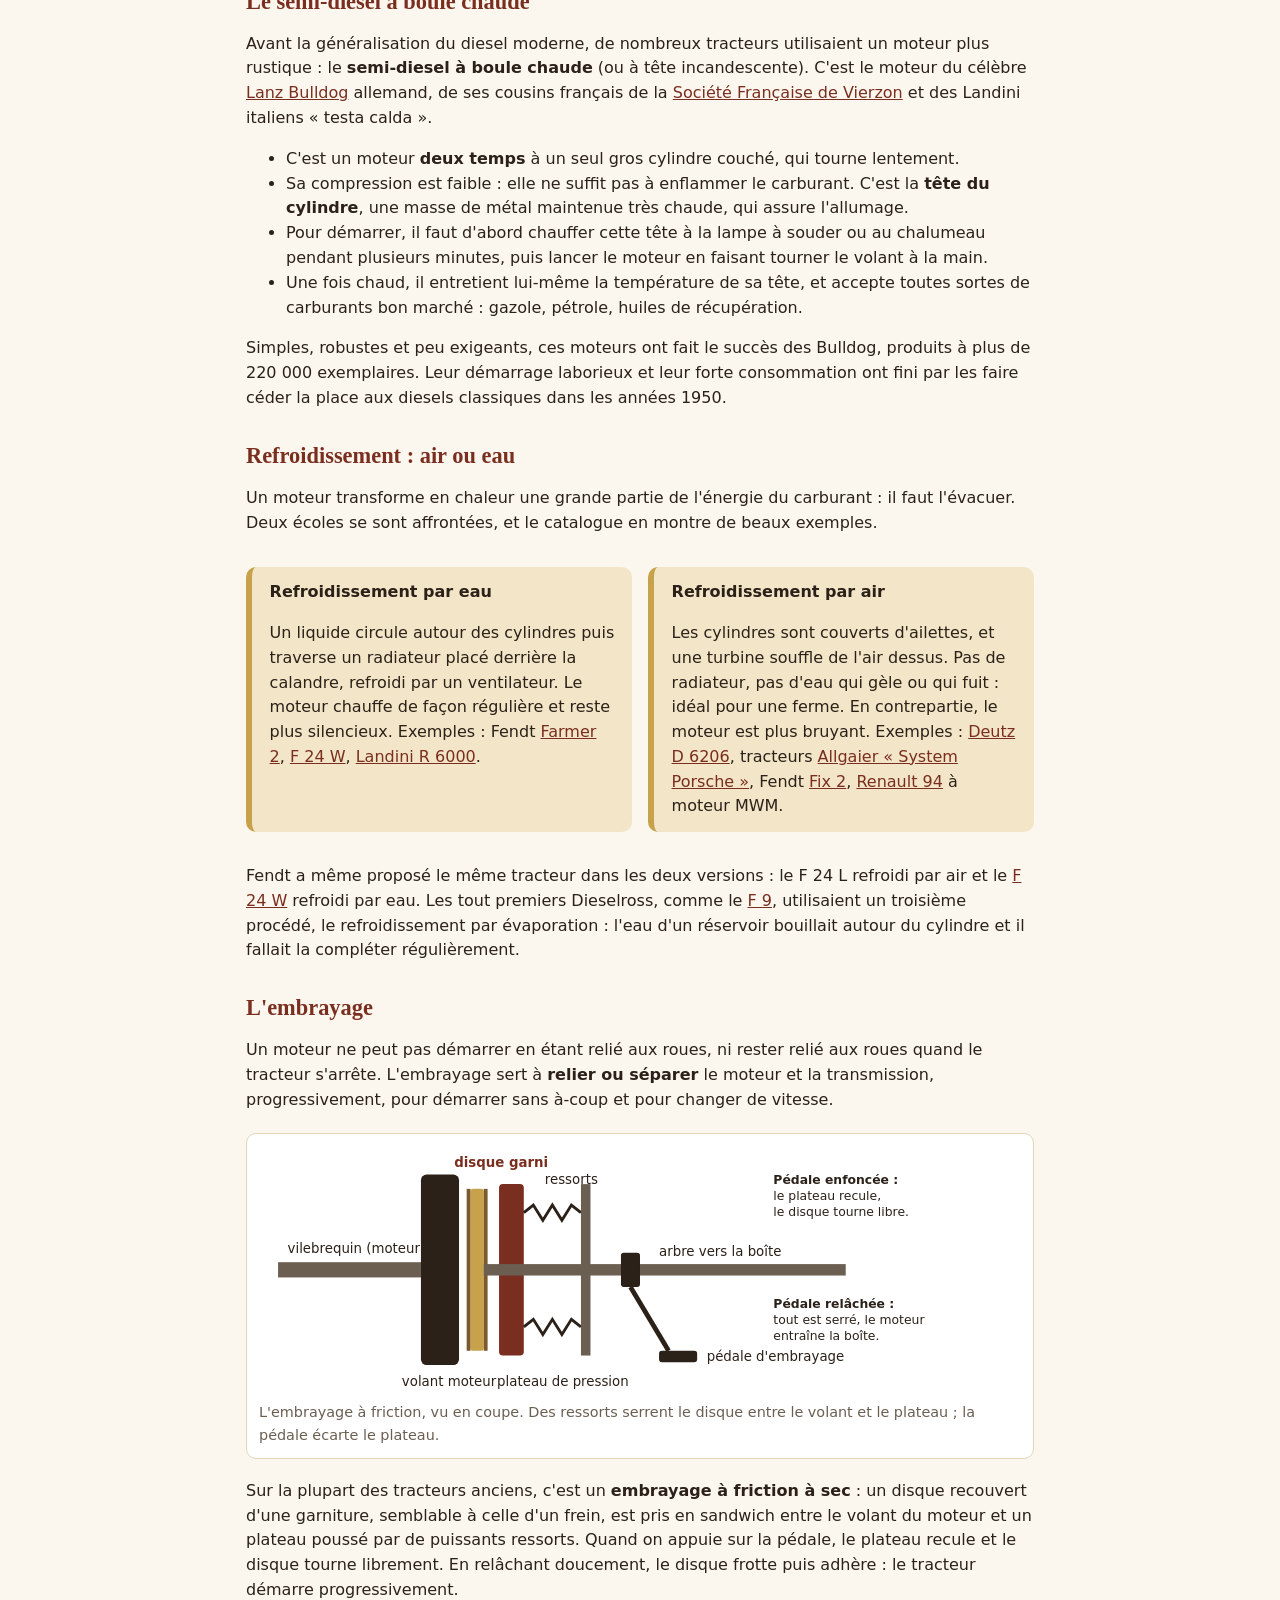
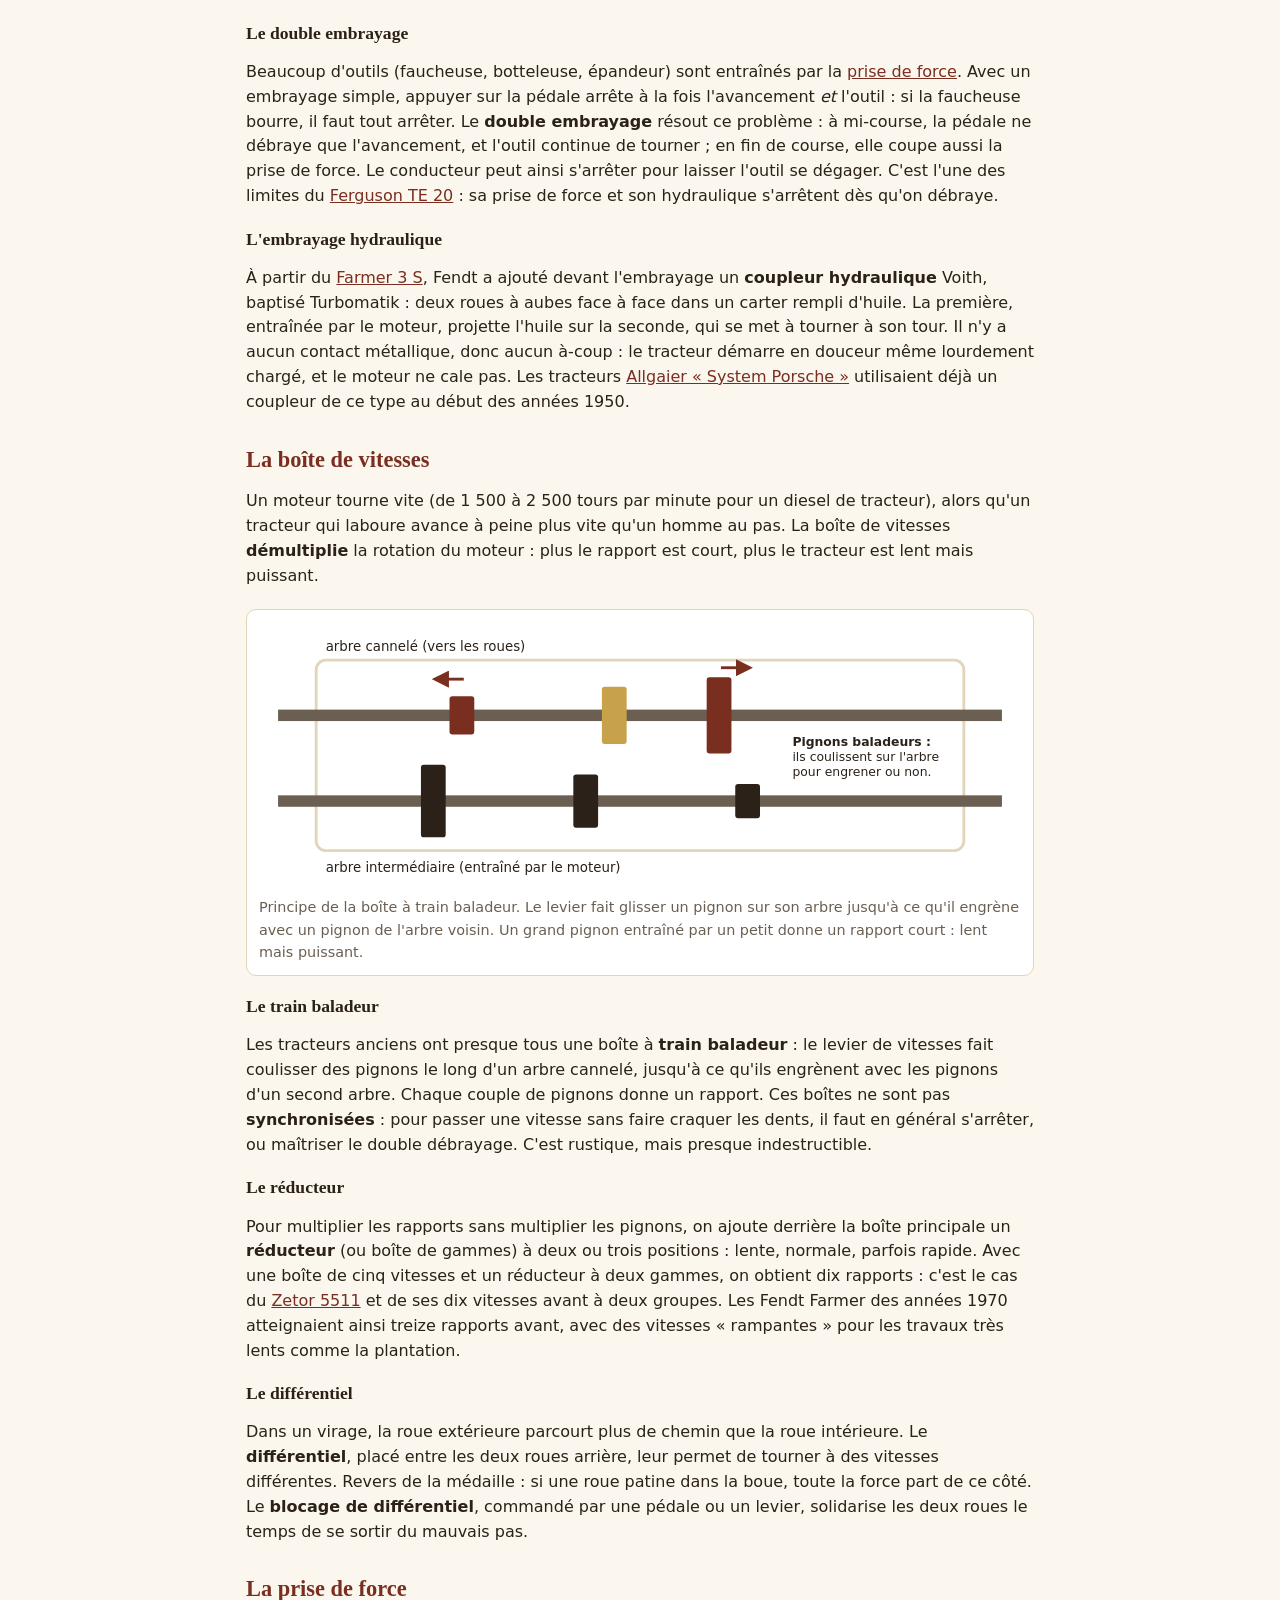
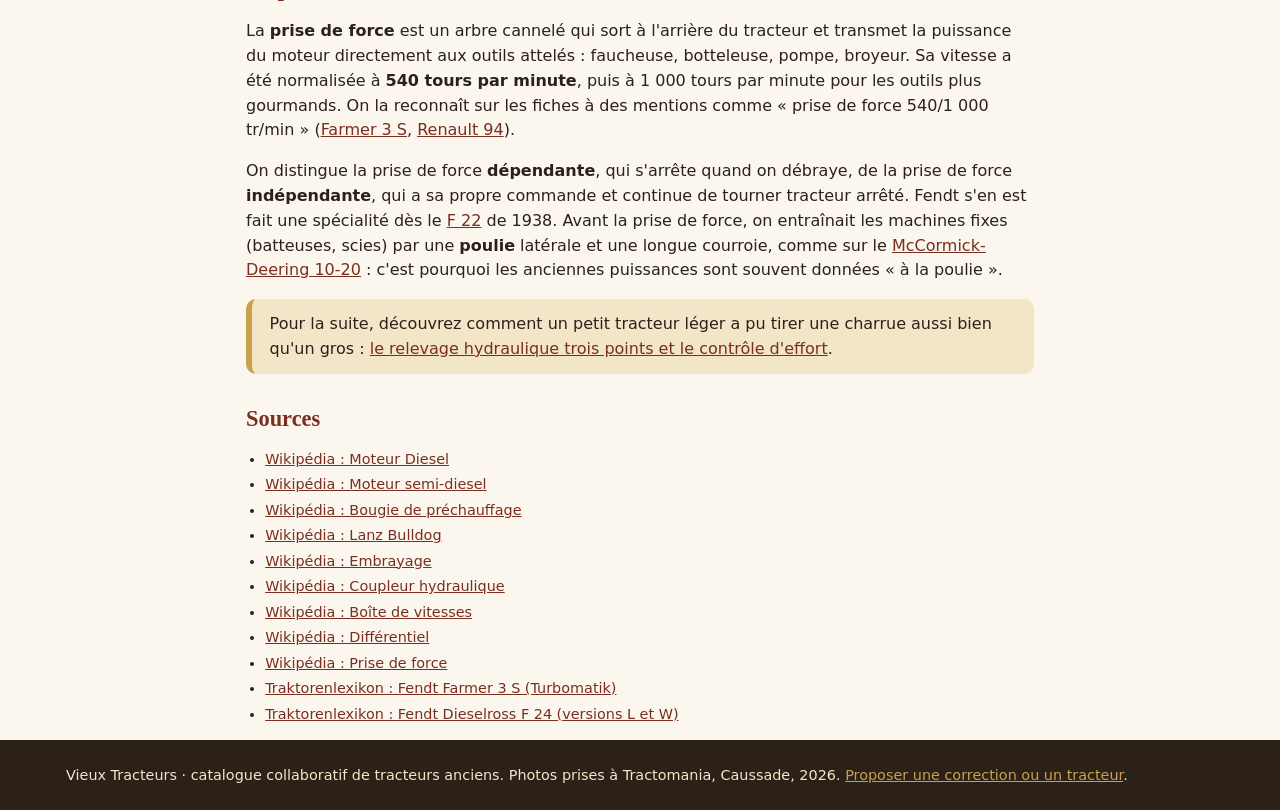
<file: technique-moteur.html>
<!doctype html>
<html lang="fr">
<head>
<meta charset="utf-8">
<meta name="viewport" content="width=device-width, initial-scale=1">
<title>Moteur, embrayage et boîte · Vieux Tracteurs</title>
<meta name="description" content="Comment fonctionnent le moteur diesel, le semi-diesel à boule chaude, l'embrayage et la boîte de vitesses d'un tracteur ancien.">
<link rel="icon" href="assets/img/logo.svg" type="image/svg+xml">
<link rel="stylesheet" href="assets/css/style.css?v=9">
</head>
<body>
<header id="entete"></header>
<main class="conteneur technique">
<h1>Moteur, embrayage et boîte de vitesses</h1>
<nav class="sous-nav" aria-label="Pages techniques">
  <a href="technique-moteur.html" aria-current="page">Moteur, embrayage, boîte</a>
  <a href="technique-relevage.html">Relevage hydraulique et contrôle d'effort</a>
</nav>
<p class="chapo">Sous le capot d'un vieux tracteur, trois organes font tout le travail : le moteur produit la force, l'embrayage la transmet en douceur et la boîte de vitesses l'adapte à la tâche. Voici comment ils fonctionnent, avec des exemples tirés du <a href="index.html">catalogue</a>.</p>

<nav class="sous-nav" aria-label="Sommaire">
  <a href="#diesel">Le moteur diesel</a>
  <a href="#boule-chaude">Le semi-diesel à boule chaude</a>
  <a href="#refroidissement">Refroidissement : air ou eau</a>
  <a href="#embrayage">L'embrayage</a>
  <a href="#boite">La boîte de vitesses</a>
  <a href="#prise-de-force">La prise de force</a>
</nav>

<h2 id="diesel">Le moteur diesel</h2>
<p>Le moteur diesel a été mis au point par l'ingénieur allemand Rudolf Diesel dans les années 1890. Son principe : au lieu d'allumer le carburant avec une étincelle, comme dans un moteur à essence, on comprime de l'air si fort qu'il devient assez chaud pour enflammer tout seul le gazole qu'on y injecte. C'est l'<strong>allumage par compression</strong>.</p>
<p>La plupart des tracteurs du catalogue ont un moteur diesel à <strong>quatre temps</strong> : il faut deux tours de vilebrequin, donc quatre courses du piston, pour accomplir un cycle complet.</p>

<figure class="schema">
<svg viewBox="0 0 800 300" role="img" aria-labelledby="t-cycle">
  <title id="t-cycle">Les quatre temps du moteur diesel : admission, compression, injection et combustion, échappement</title>
  <defs>
    <marker id="fl" viewBox="0 0 10 10" refX="8" refY="5" markerWidth="6" markerHeight="6" orient="auto-start-reverse"><path d="M0,0 L10,5 L0,10 z" style="fill:var(--rouille)"/></marker>
  </defs>
  <g font-size="15" text-anchor="middle" style="fill:var(--encre)">
    <!-- 1 admission -->
    <g transform="translate(20,0)">
      <rect x="40" y="60" width="100" height="150" rx="4" style="fill:#fff;stroke:var(--encre)" stroke-width="3"/>
      <rect x="44" y="64" width="92" height="80" style="fill:#dfeef7"/>
      <rect x="44" y="144" width="92" height="40" rx="3" style="fill:var(--gris)"/>
      <line x1="90" y1="184" x2="90" y2="240" style="stroke:var(--encre)" stroke-width="6"/>
      <line x1="65" y1="60" x2="65" y2="30" style="stroke:var(--encre)" stroke-width="3"/>
      <line x1="55" y1="50" x2="55" y2="20" style="stroke:var(--rouille)" stroke-width="3" marker-end="url(#fl)" transform="rotate(180 55 35)"/>
      <line x1="90" y1="150" x2="90" y2="175" style="stroke:#fff" stroke-width="3" marker-end="url(#fl)"/>
      <text x="90" y="270" font-weight="bold">1. Admission</text>
      <text x="90" y="290" font-size="13">le piston descend, l'air entre</text>
    </g>
    <!-- 2 compression -->
    <g transform="translate(210,0)">
      <rect x="40" y="60" width="100" height="150" rx="4" style="fill:#fff;stroke:var(--encre)" stroke-width="3"/>
      <rect x="44" y="64" width="92" height="22" style="fill:#f6c58f"/>
      <rect x="44" y="86" width="92" height="40" rx="3" style="fill:var(--gris)"/>
      <line x1="90" y1="126" x2="90" y2="240" style="stroke:var(--encre)" stroke-width="6"/>
      <line x1="90" y1="120" x2="90" y2="95" style="stroke:#fff" stroke-width="3" marker-end="url(#fl)"/>
      <text x="90" y="270" font-weight="bold">2. Compression</text>
      <text x="90" y="290" font-size="13">l'air comprimé s'échauffe</text>
    </g>
    <!-- 3 combustion -->
    <g transform="translate(400,0)">
      <rect x="40" y="60" width="100" height="150" rx="4" style="fill:#fff;stroke:var(--encre)" stroke-width="3"/>
      <rect x="44" y="64" width="92" height="80" style="fill:#f0a35e"/>
      <path d="M90 64 L80 95 L90 88 L84 120 L100 84 L91 90 L98 64 Z" style="fill:var(--or)"/>
      <rect x="84" y="40" width="12" height="24" style="fill:var(--encre)"/>
      <text x="125" y="40" font-size="12">injecteur</text>
      <rect x="44" y="144" width="92" height="40" rx="3" style="fill:var(--gris)"/>
      <line x1="90" y1="184" x2="90" y2="240" style="stroke:var(--encre)" stroke-width="6"/>
      <line x1="90" y1="150" x2="90" y2="175" style="stroke:#fff" stroke-width="3" marker-end="url(#fl)"/>
      <text x="90" y="270" font-weight="bold">3. Combustion</text>
      <text x="90" y="290" font-size="13">le gazole s'enflamme, pousse</text>
    </g>
    <!-- 4 échappement -->
    <g transform="translate(590,0)">
      <rect x="40" y="60" width="100" height="150" rx="4" style="fill:#fff;stroke:var(--encre)" stroke-width="3"/>
      <rect x="44" y="64" width="92" height="22" style="fill:#c9c2b8"/>
      <rect x="44" y="86" width="92" height="40" rx="3" style="fill:var(--gris)"/>
      <line x1="90" y1="126" x2="90" y2="240" style="stroke:var(--encre)" stroke-width="6"/>
      <line x1="115" y1="60" x2="115" y2="30" style="stroke:var(--encre)" stroke-width="3"/>
      <line x1="125" y1="50" x2="125" y2="18" style="stroke:var(--gris)" stroke-width="3" marker-end="url(#fl)"/>
      <line x1="90" y1="120" x2="90" y2="95" style="stroke:#fff" stroke-width="3" marker-end="url(#fl)"/>
      <text x="90" y="270" font-weight="bold">4. Échappement</text>
      <text x="90" y="290" font-size="13">le piston chasse les gaz</text>
    </g>
  </g>
</svg>
<figcaption>Les quatre temps du diesel. Seul le troisième fournit de l'énergie : le volant moteur, lourd, entraîne le piston pendant les trois autres.</figcaption>
</figure>

<ol>
  <li><strong>Admission</strong> : le piston descend et aspire de l'air pur (pas de mélange air-carburant, contrairement au moteur à essence).</li>
  <li><strong>Compression</strong> : le piston remonte et comprime cet air dans un volume environ quinze à vingt fois plus petit. L'air atteint plusieurs centaines de degrés.</li>
  <li><strong>Injection et combustion</strong> : la pompe d'injection envoie sous très forte pression une petite dose de gazole par l'injecteur. Au contact de l'air brûlant, il s'enflamme spontanément ; les gaz se dilatent et repoussent violemment le piston.</li>
  <li><strong>Échappement</strong> : le piston remonte et chasse les gaz brûlés par la soupape d'échappement.</li>
</ol>

<h3>Injection directe ou préchambre</h3>
<p>Sur les moteurs à <strong>injection directe</strong>, le gazole est pulvérisé directement au-dessus du piston : c'est le cas du Fendt <a href="tracteur.html?id=fendt-farmer-105ls">Farmer 105 LS</a> ou du <a href="tracteur.html?id=someca-450">Someca 450</a>. D'autres moteurs injectent dans une petite <strong>préchambre</strong> (ou chambre de turbulence) creusée dans la culasse, où la combustion commence avant de gagner le cylindre ; c'est le cas du <a href="tracteur.html?id=mccormick-farmall-f-137-d">McCormick F-137 D</a> ou du Fendt <a href="tracteur.html?id=fendt-dieselross-f24w">F 24 W</a>. La préchambre rend le moteur plus doux, l'injection directe le rend plus économe.</p>

<h3>Le préchauffage</h3>
<p>Par temps froid, les parois du moteur absorbent la chaleur de compression et l'air ne devient pas assez chaud pour enflammer le gazole. On utilise alors des <strong>bougies de préchauffage</strong> : de petites résistances électriques qui chauffent la préchambre quelques secondes avant le démarrage. Ce n'est pas un allumage : une fois le moteur lancé, elles ne servent plus.</p>

<h2 id="boule-chaude">Le semi-diesel à boule chaude</h2>
<p>Avant la généralisation du diesel moderne, de nombreux tracteurs utilisaient un moteur plus rustique : le <strong>semi-diesel à boule chaude</strong> (ou à tête incandescente). C'est le moteur du célèbre <a href="tracteur.html?id=lanz-bulldog">Lanz Bulldog</a> allemand, de ses cousins français de la <a href="tracteur.html?id=sfv-vierzon">Société Française de Vierzon</a> et des Landini italiens « testa calda ».</p>
<ul>
  <li>C'est un moteur <strong>deux temps</strong> à un seul gros cylindre couché, qui tourne lentement.</li>
  <li>Sa compression est faible : elle ne suffit pas à enflammer le carburant. C'est la <strong>tête du cylindre</strong>, une masse de métal maintenue très chaude, qui assure l'allumage.</li>
  <li>Pour démarrer, il faut d'abord chauffer cette tête à la lampe à souder ou au chalumeau pendant plusieurs minutes, puis lancer le moteur en faisant tourner le volant à la main.</li>
  <li>Une fois chaud, il entretient lui-même la température de sa tête, et accepte toutes sortes de carburants bon marché : gazole, pétrole, huiles de récupération.</li>
</ul>
<p>Simples, robustes et peu exigeants, ces moteurs ont fait le succès des Bulldog, produits à plus de 220 000 exemplaires. Leur démarrage laborieux et leur forte consommation ont fini par les faire céder la place aux diesels classiques dans les années 1950.</p>

<h2 id="refroidissement">Refroidissement : air ou eau</h2>
<p>Un moteur transforme en chaleur une grande partie de l'énergie du carburant : il faut l'évacuer. Deux écoles se sont affrontées, et le catalogue en montre de beaux exemples.</p>
<div class="qualites-defauts">
  <div class="encadre">
    <p><strong>Refroidissement par eau</strong></p>
    <p>Un liquide circule autour des cylindres puis traverse un radiateur placé derrière la calandre, refroidi par un ventilateur. Le moteur chauffe de façon régulière et reste plus silencieux. Exemples : Fendt <a href="tracteur.html?id=fendt-farmer-2">Farmer 2</a>, <a href="tracteur.html?id=fendt-dieselross-f24w">F 24 W</a>, <a href="tracteur.html?id=landini-r6000">Landini R 6000</a>.</p>
  </div>
  <div class="encadre">
    <p><strong>Refroidissement par air</strong></p>
    <p>Les cylindres sont couverts d'ailettes, et une turbine souffle de l'air dessus. Pas de radiateur, pas d'eau qui gèle ou qui fuit : idéal pour une ferme. En contrepartie, le moteur est plus bruyant. Exemples : <a href="tracteur.html?id=deutz-d-6206">Deutz D 6206</a>, tracteurs <a href="tracteur.html?id=allgaier-porsche">Allgaier « System Porsche »</a>, Fendt <a href="tracteur.html?id=fendt-fix-2">Fix 2</a>, <a href="tracteur.html?id=renault-94">Renault 94</a> à moteur MWM.</p>
  </div>
</div>
<p>Fendt a même proposé le même tracteur dans les deux versions : le F 24 L refroidi par air et le <a href="tracteur.html?id=fendt-dieselross-f24w">F 24 W</a> refroidi par eau. Les tout premiers Dieselross, comme le <a href="tracteur.html?id=fendt-dieselross-f9">F 9</a>, utilisaient un troisième procédé, le refroidissement par évaporation : l'eau d'un réservoir bouillait autour du cylindre et il fallait la compléter régulièrement.</p>

<h2 id="embrayage">L'embrayage</h2>
<p>Un moteur ne peut pas démarrer en étant relié aux roues, ni rester relié aux roues quand le tracteur s'arrête. L'embrayage sert à <strong>relier ou séparer</strong> le moteur et la transmission, progressivement, pour démarrer sans à-coup et pour changer de vitesse.</p>

<figure class="schema">
<svg viewBox="0 0 800 260" role="img" aria-labelledby="t-embr">
  <title id="t-embr">Embrayage à friction : volant moteur, disque garni et plateau de pression serré par des ressorts</title>
  <defs>
    <marker id="fl2" viewBox="0 0 10 10" refX="8" refY="5" markerWidth="6" markerHeight="6" orient="auto-start-reverse"><path d="M0,0 L10,5 L0,10 z" style="fill:var(--rouille)"/></marker>
  </defs>
  <g font-size="14" style="fill:var(--encre)">
    <!-- arbre moteur -->
    <rect x="20" y="122" width="150" height="16" style="fill:var(--gris)"/>
    <text x="30" y="112">vilebrequin (moteur)</text>
    <!-- volant -->
    <rect x="170" y="30" width="40" height="200" rx="6" style="fill:var(--encre)"/>
    <text x="150" y="252">volant moteur</text>
    <!-- disque -->
    <rect x="222" y="45" width="14" height="170" rx="3" style="fill:var(--or)"/>
    <rect x="218" y="45" width="4" height="170" style="fill:#7b5a2c"/>
    <rect x="236" y="45" width="4" height="170" style="fill:#7b5a2c"/>
    <text x="205" y="22" style="fill:var(--rouille)" font-weight="bold">disque garni</text>
    <!-- plateau -->
    <rect x="252" y="40" width="26" height="180" rx="4" style="fill:var(--rouille)"/>
    <text x="250" y="252">plateau de pression</text>
    <!-- ressorts -->
    <path d="M278 70 l10 -8 l10 16 l10 -16 l10 16 l10 -16 l10 8" style="fill:none;stroke:var(--encre)" stroke-width="3"/>
    <path d="M278 190 l10 -8 l10 16 l10 -16 l10 16 l10 -16 l10 8" style="fill:none;stroke:var(--encre)" stroke-width="3"/>
    <rect x="338" y="40" width="10" height="180" style="fill:var(--gris)"/>
    <text x="300" y="40">ressorts</text>
    <!-- arbre boite -->
    <rect x="236" y="124" width="380" height="12" style="fill:var(--gris)"/>
    <text x="420" y="116">arbre vers la boîte</text>
    <!-- butée / pédale -->
    <rect x="380" y="112" width="20" height="36" rx="3" style="fill:var(--encre)"/>
    <line x1="390" y1="148" x2="430" y2="215" style="stroke:var(--encre)" stroke-width="5"/>
    <rect x="420" y="215" width="40" height="12" rx="3" style="fill:var(--encre)"/>
    <text x="470" y="226">pédale d'embrayage</text>
    <text x="540" y="170" font-size="13"><tspan x="540" font-weight="bold">Pédale relâchée :</tspan><tspan x="540" dy="17">tout est serré, le moteur</tspan><tspan x="540" dy="17">entraîne la boîte.</tspan></text>
    <text x="540" y="40" font-size="13"><tspan x="540" font-weight="bold">Pédale enfoncée :</tspan><tspan x="540" dy="17">le plateau recule,</tspan><tspan x="540" dy="17">le disque tourne libre.</tspan></text>
  </g>
</svg>
<figcaption>L'embrayage à friction, vu en coupe. Des ressorts serrent le disque entre le volant et le plateau ; la pédale écarte le plateau.</figcaption>
</figure>

<p>Sur la plupart des tracteurs anciens, c'est un <strong>embrayage à friction à sec</strong> : un disque recouvert d'une garniture, semblable à celle d'un frein, est pris en sandwich entre le volant du moteur et un plateau poussé par de puissants ressorts. Quand on appuie sur la pédale, le plateau recule et le disque tourne librement. En relâchant doucement, le disque frotte puis adhère : le tracteur démarre progressivement.</p>

<h3>Le double embrayage</h3>
<p>Beaucoup d'outils (faucheuse, botteleuse, épandeur) sont entraînés par la <a href="#prise-de-force">prise de force</a>. Avec un embrayage simple, appuyer sur la pédale arrête à la fois l'avancement <em>et</em> l'outil : si la faucheuse bourre, il faut tout arrêter. Le <strong>double embrayage</strong> résout ce problème : à mi-course, la pédale ne débraye que l'avancement, et l'outil continue de tourner ; en fin de course, elle coupe aussi la prise de force. Le conducteur peut ainsi s'arrêter pour laisser l'outil se dégager. C'est l'une des limites du <a href="tracteur.html?id=ferguson-te20">Ferguson TE 20</a> : sa prise de force et son hydraulique s'arrêtent dès qu'on débraye.</p>

<h3>L'embrayage hydraulique</h3>
<p>À partir du <a href="tracteur.html?id=fendt-farmer-3s">Farmer 3 S</a>, Fendt a ajouté devant l'embrayage un <strong>coupleur hydraulique</strong> Voith, baptisé Turbomatik : deux roues à aubes face à face dans un carter rempli d'huile. La première, entraînée par le moteur, projette l'huile sur la seconde, qui se met à tourner à son tour. Il n'y a aucun contact métallique, donc aucun à-coup : le tracteur démarre en douceur même lourdement chargé, et le moteur ne cale pas. Les tracteurs <a href="tracteur.html?id=allgaier-porsche">Allgaier « System Porsche »</a> utilisaient déjà un coupleur de ce type au début des années 1950.</p>

<h2 id="boite">La boîte de vitesses</h2>
<p>Un moteur tourne vite (de 1 500 à 2 500 tours par minute pour un diesel de tracteur), alors qu'un tracteur qui laboure avance à peine plus vite qu'un homme au pas. La boîte de vitesses <strong>démultiplie</strong> la rotation du moteur : plus le rapport est court, plus le tracteur est lent mais puissant.</p>

<figure class="schema">
<svg viewBox="0 0 800 280" role="img" aria-labelledby="t-boite">
  <title id="t-boite">Boîte à train baladeur : des pignons coulissent sur un arbre cannelé pour engrener avec les pignons de l'arbre intermédiaire</title>
  <defs>
    <marker id="fl3" viewBox="0 0 10 10" refX="8" refY="5" markerWidth="6" markerHeight="6" orient="auto-start-reverse"><path d="M0,0 L10,5 L0,10 z" style="fill:var(--rouille)"/></marker>
  </defs>
  <g font-size="14" style="fill:var(--encre)">
    <rect x="60" y="40" width="680" height="200" rx="10" style="fill:none;stroke:var(--bord)" stroke-width="3"/>
    <!-- arbre primaire / secondaire (cannelé) -->
    <rect x="20" y="92" width="760" height="12" style="fill:var(--gris)"/>
    <text x="70" y="30">arbre cannelé (vers les roues)</text>
    <!-- arbre intermédiaire -->
    <rect x="20" y="182" width="760" height="12" style="fill:var(--gris)"/>
    <text x="70" y="262">arbre intermédiaire (entraîné par le moteur)</text>
    <!-- pignons intermédiaires fixes -->
    <rect x="170" y="150" width="26" height="76" rx="3" style="fill:var(--encre)"/>
    <rect x="330" y="160" width="26" height="56" rx="3" style="fill:var(--encre)"/>
    <rect x="500" y="170" width="26" height="36" rx="3" style="fill:var(--encre)"/>
    <!-- pignons baladeurs -->
    <rect x="200" y="78" width="26" height="40" rx="3" style="fill:var(--rouille)"/>
    <rect x="360" y="68" width="26" height="60" rx="3" style="fill:var(--or)"/>
    <rect x="470" y="58" width="26" height="80" rx="3" style="fill:var(--rouille)"/>
    <line x1="215" y1="60" x2="185" y2="60" style="stroke:var(--rouille)" stroke-width="3" marker-end="url(#fl3)"/>
    <line x1="485" y1="48" x2="515" y2="48" style="stroke:var(--rouille)" stroke-width="3" marker-end="url(#fl3)"/>
    <text x="560" y="130" font-size="13"><tspan x="560" font-weight="bold">Pignons baladeurs :</tspan><tspan x="560" dy="16">ils coulissent sur l'arbre</tspan><tspan x="560" dy="16">pour engrener ou non.</tspan></text>
    <text x="200" y="250" font-size="13" style="fill:var(--gris)" visibility="hidden">.</text>
  </g>
</svg>
<figcaption>Principe de la boîte à train baladeur. Le levier fait glisser un pignon sur son arbre jusqu'à ce qu'il engrène avec un pignon de l'arbre voisin. Un grand pignon entraîné par un petit donne un rapport court : lent mais puissant.</figcaption>
</figure>

<h3>Le train baladeur</h3>
<p>Les tracteurs anciens ont presque tous une boîte à <strong>train baladeur</strong> : le levier de vitesses fait coulisser des pignons le long d'un arbre cannelé, jusqu'à ce qu'ils engrènent avec les pignons d'un second arbre. Chaque couple de pignons donne un rapport. Ces boîtes ne sont pas <strong>synchronisées</strong> : pour passer une vitesse sans faire craquer les dents, il faut en général s'arrêter, ou maîtriser le double débrayage. C'est rustique, mais presque indestructible.</p>

<h3>Le réducteur</h3>
<p>Pour multiplier les rapports sans multiplier les pignons, on ajoute derrière la boîte principale un <strong>réducteur</strong> (ou boîte de gammes) à deux ou trois positions : lente, normale, parfois rapide. Avec une boîte de cinq vitesses et un réducteur à deux gammes, on obtient dix rapports : c'est le cas du <a href="tracteur.html?id=zetor-5511">Zetor 5511</a> et de ses dix vitesses avant à deux groupes. Les Fendt Farmer des années 1970 atteignaient ainsi treize rapports avant, avec des vitesses « rampantes » pour les travaux très lents comme la plantation.</p>

<h3>Le différentiel</h3>
<p>Dans un virage, la roue extérieure parcourt plus de chemin que la roue intérieure. Le <strong>différentiel</strong>, placé entre les deux roues arrière, leur permet de tourner à des vitesses différentes. Revers de la médaille : si une roue patine dans la boue, toute la force part de ce côté. Le <strong>blocage de différentiel</strong>, commandé par une pédale ou un levier, solidarise les deux roues le temps de se sortir du mauvais pas.</p>

<h2 id="prise-de-force">La prise de force</h2>
<p>La <strong>prise de force</strong> est un arbre cannelé qui sort à l'arrière du tracteur et transmet la puissance du moteur directement aux outils attelés : faucheuse, botteleuse, pompe, broyeur. Sa vitesse a été normalisée à <strong>540 tours par minute</strong>, puis à 1 000 tours par minute pour les outils plus gourmands. On la reconnaît sur les fiches à des mentions comme « prise de force 540/1 000 tr/min » (<a href="tracteur.html?id=fendt-farmer-3s">Farmer 3 S</a>, <a href="tracteur.html?id=renault-94">Renault 94</a>).</p>
<p>On distingue la prise de force <strong>dépendante</strong>, qui s'arrête quand on débraye, de la prise de force <strong>indépendante</strong>, qui a sa propre commande et continue de tourner tracteur arrêté. Fendt s'en est fait une spécialité dès le <a href="tracteur.html?id=fendt-dieselross-f22">F 22</a> de 1938. Avant la prise de force, on entraînait les machines fixes (batteuses, scies) par une <strong>poulie</strong> latérale et une longue courroie, comme sur le <a href="tracteur.html?id=mccormick-deering-10-20">McCormick-Deering 10-20</a> : c'est pourquoi les anciennes puissances sont souvent données « à la poulie ».</p>

<p class="encadre">Pour la suite, découvrez comment un petit tracteur léger a pu tirer une charrue aussi bien qu'un gros : <a href="technique-relevage.html">le relevage hydraulique trois points et le contrôle d'effort</a>.</p>

<section class="sources">
  <h2>Sources</h2>
  <ul>
    <li><a href="https://fr.wikipedia.org/wiki/Moteur_Diesel" target="_blank" rel="noopener">Wikipédia : Moteur Diesel</a></li>
    <li><a href="https://fr.wikipedia.org/wiki/Moteur_semi-diesel" target="_blank" rel="noopener">Wikipédia : Moteur semi-diesel</a></li>
    <li><a href="https://fr.wikipedia.org/wiki/Bougie_de_pr%C3%A9chauffage" target="_blank" rel="noopener">Wikipédia : Bougie de préchauffage</a></li>
    <li><a href="https://fr.wikipedia.org/wiki/Lanz_Bulldog" target="_blank" rel="noopener">Wikipédia : Lanz Bulldog</a></li>
    <li><a href="https://fr.wikipedia.org/wiki/Embrayage" target="_blank" rel="noopener">Wikipédia : Embrayage</a></li>
    <li><a href="https://fr.wikipedia.org/wiki/Coupleur_hydraulique" target="_blank" rel="noopener">Wikipédia : Coupleur hydraulique</a></li>
    <li><a href="https://fr.wikipedia.org/wiki/Bo%C3%AEte_de_vitesses" target="_blank" rel="noopener">Wikipédia : Boîte de vitesses</a></li>
    <li><a href="https://fr.wikipedia.org/wiki/Diff%C3%A9rentiel" target="_blank" rel="noopener">Wikipédia : Différentiel</a></li>
    <li><a href="https://fr.wikipedia.org/wiki/Prise_de_force" target="_blank" rel="noopener">Wikipédia : Prise de force</a></li>
    <li><a href="https://de.wikibooks.org/wiki/Traktorenlexikon:_Fendt_Farmer_3_S/SA" target="_blank" rel="noopener">Traktorenlexikon : Fendt Farmer 3 S (Turbomatik)</a></li>
    <li><a href="https://de.wikibooks.org/wiki/Traktorenlexikon:_Fendt_Dieselross_F24" target="_blank" rel="noopener">Traktorenlexikon : Fendt Dieselross F 24 (versions L et W)</a></li>
  </ul>
</section>
</main>
<footer id="pied"></footer>
<script src="assets/js/config.js?v=9"></script>
<script src="assets/js/commun.js?v=10"></script>
</body>
</html>
</file>
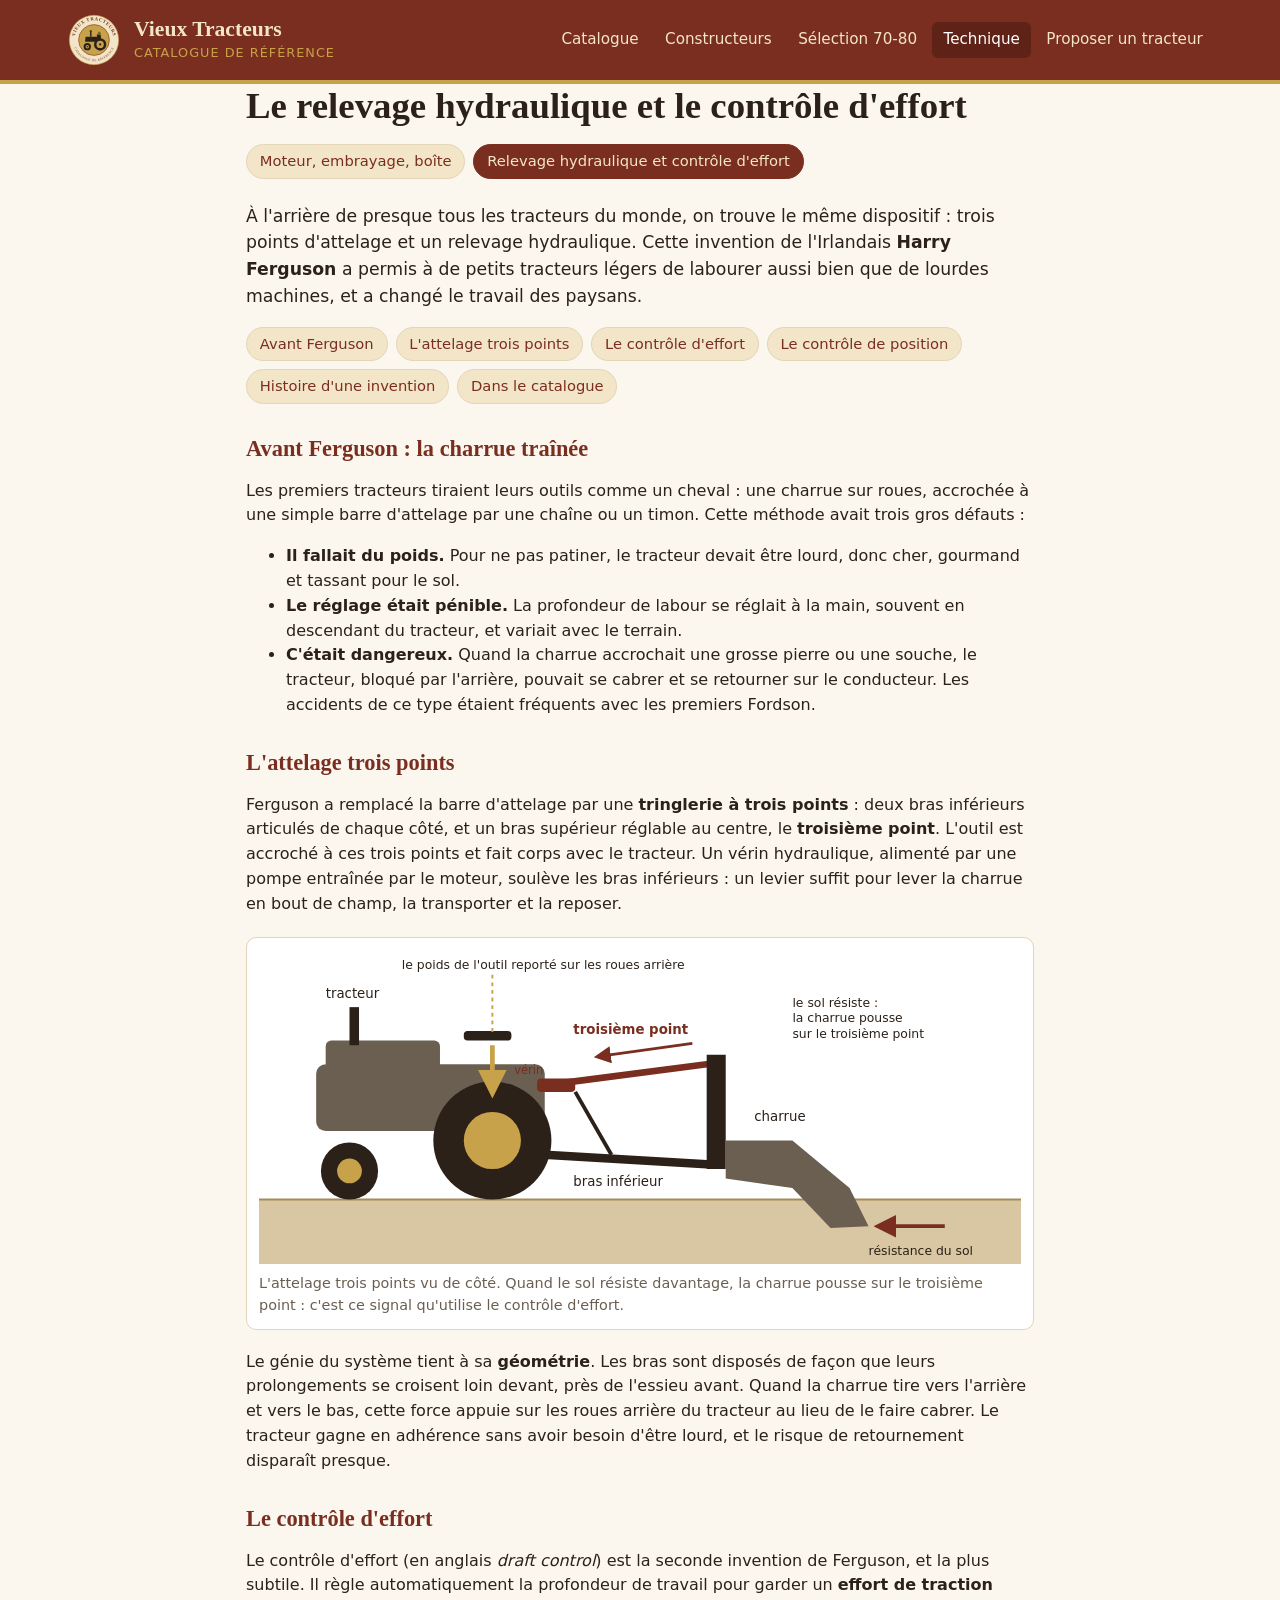
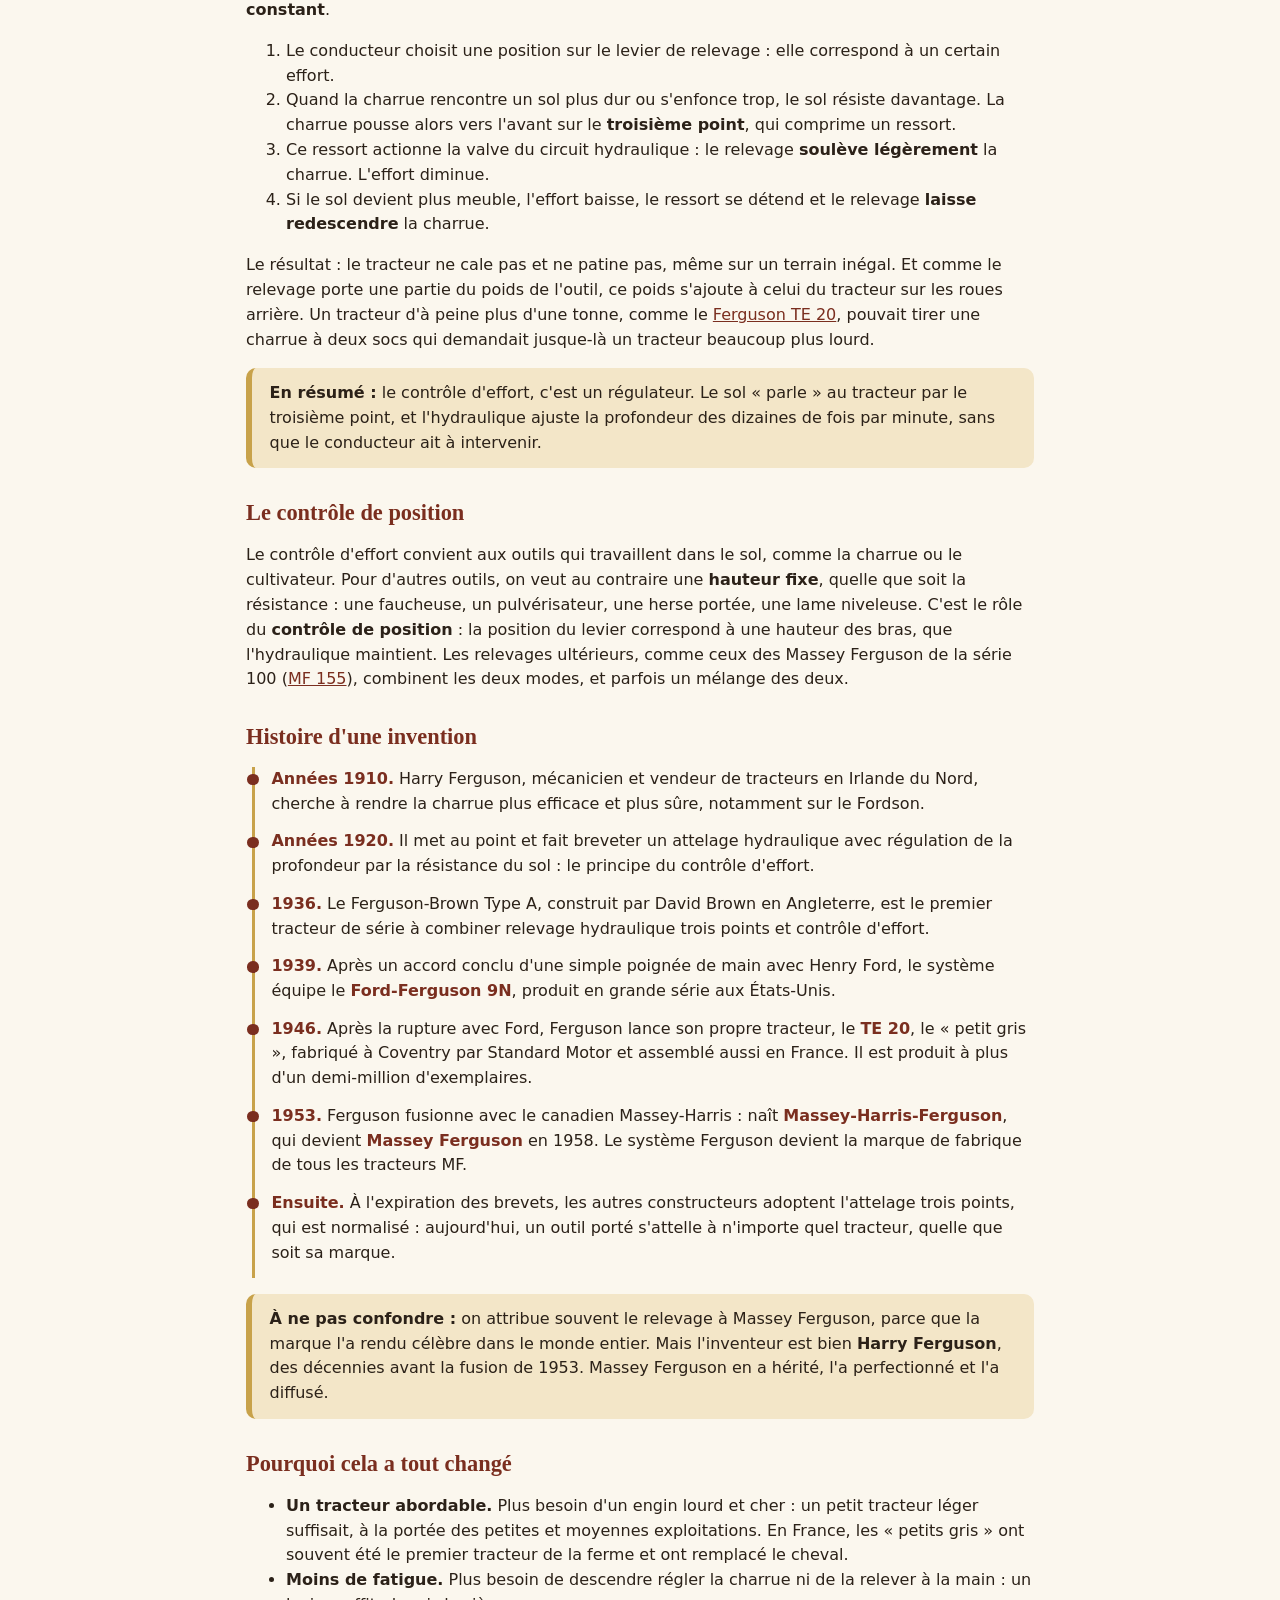
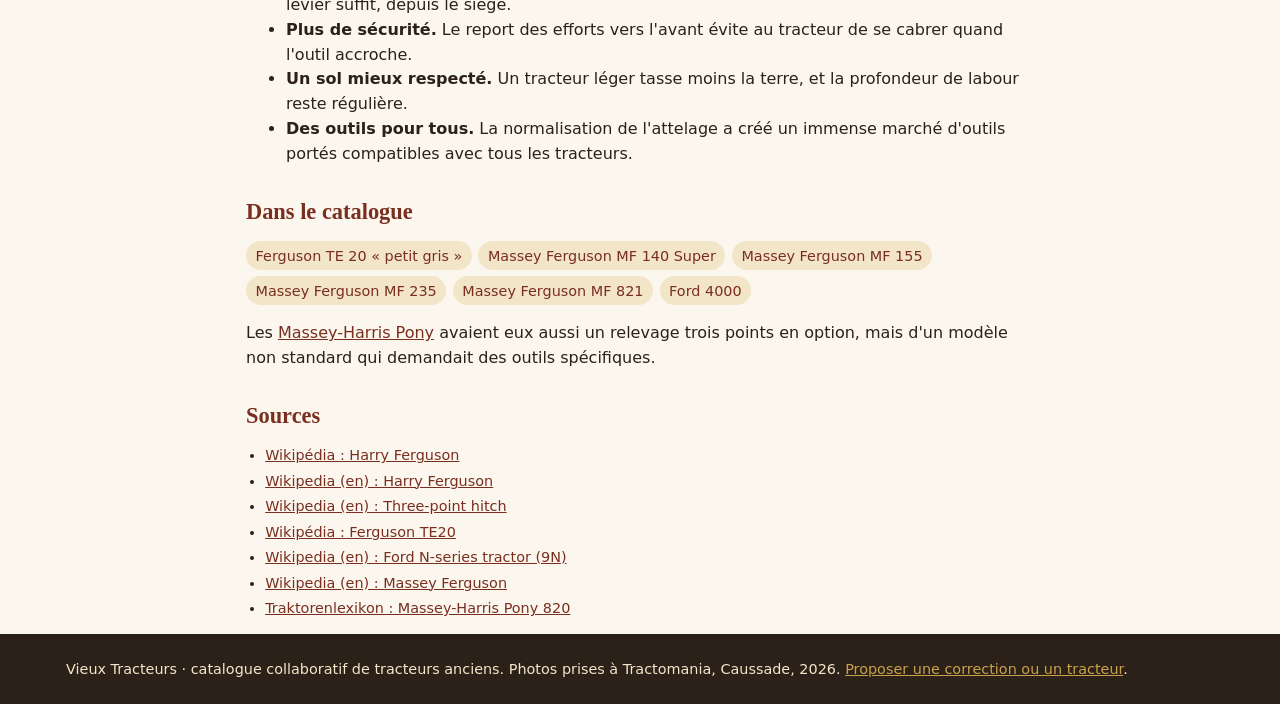
<file: technique-relevage.html>
<!doctype html>
<html lang="fr">
<head>
<meta charset="utf-8">
<meta name="viewport" content="width=device-width, initial-scale=1">
<title>Relevage hydraulique · Vieux Tracteurs</title>
<meta name="description" content="Le relevage hydraulique trois points et le contrôle d'effort inventés par Harry Ferguson : fonctionnement, histoire et tracteurs concernés.">
<link rel="icon" href="assets/img/logo.svg" type="image/svg+xml">
<link rel="stylesheet" href="assets/css/style.css?v=9">
</head>
<body>
<header id="entete"></header>
<main class="conteneur technique">
<h1>Le relevage hydraulique et le contrôle d'effort</h1>
<nav class="sous-nav" aria-label="Pages techniques">
  <a href="technique-moteur.html">Moteur, embrayage, boîte</a>
  <a href="technique-relevage.html" aria-current="page">Relevage hydraulique et contrôle d'effort</a>
</nav>
<p class="chapo">À l'arrière de presque tous les tracteurs du monde, on trouve le même dispositif : trois points d'attelage et un relevage hydraulique. Cette invention de l'Irlandais <strong>Harry Ferguson</strong> a permis à de petits tracteurs légers de labourer aussi bien que de lourdes machines, et a changé le travail des paysans.</p>

<nav class="sous-nav" aria-label="Sommaire">
  <a href="#avant">Avant Ferguson</a>
  <a href="#trois-points">L'attelage trois points</a>
  <a href="#effort">Le contrôle d'effort</a>
  <a href="#position">Le contrôle de position</a>
  <a href="#histoire">Histoire d'une invention</a>
  <a href="#catalogue">Dans le catalogue</a>
</nav>

<h2 id="avant">Avant Ferguson : la charrue traînée</h2>
<p>Les premiers tracteurs tiraient leurs outils comme un cheval : une charrue sur roues, accrochée à une simple barre d'attelage par une chaîne ou un timon. Cette méthode avait trois gros défauts :</p>
<ul>
  <li><strong>Il fallait du poids.</strong> Pour ne pas patiner, le tracteur devait être lourd, donc cher, gourmand et tassant pour le sol.</li>
  <li><strong>Le réglage était pénible.</strong> La profondeur de labour se réglait à la main, souvent en descendant du tracteur, et variait avec le terrain.</li>
  <li><strong>C'était dangereux.</strong> Quand la charrue accrochait une grosse pierre ou une souche, le tracteur, bloqué par l'arrière, pouvait se cabrer et se retourner sur le conducteur. Les accidents de ce type étaient fréquents avec les premiers Fordson.</li>
</ul>

<h2 id="trois-points">L'attelage trois points</h2>
<p>Ferguson a remplacé la barre d'attelage par une <strong>tringlerie à trois points</strong> : deux bras inférieurs articulés de chaque côté, et un bras supérieur réglable au centre, le <strong>troisième point</strong>. L'outil est accroché à ces trois points et fait corps avec le tracteur. Un vérin hydraulique, alimenté par une pompe entraînée par le moteur, soulève les bras inférieurs : un levier suffit pour lever la charrue en bout de champ, la transporter et la reposer.</p>

<figure class="schema">
<svg viewBox="0 0 800 330" role="img" aria-labelledby="t-3pts">
  <title id="t-3pts">Vue de côté d'un attelage trois points : tracteur, bras inférieur, troisième point et charrue, avec les forces en jeu</title>
  <defs>
    <marker id="f4" viewBox="0 0 10 10" refX="8" refY="5" markerWidth="6" markerHeight="6" orient="auto-start-reverse"><path d="M0,0 L10,5 L0,10 z" style="fill:var(--rouille)"/></marker>
    <marker id="f5" viewBox="0 0 10 10" refX="8" refY="5" markerWidth="6" markerHeight="6" orient="auto-start-reverse"><path d="M0,0 L10,5 L0,10 z" style="fill:var(--or)"/></marker>
  </defs>
  <g font-size="14" style="fill:var(--encre)">
    <!-- sol -->
    <rect x="0" y="262" width="800" height="68" style="fill:#d9c7a3"/>
    <line x1="0" y1="262" x2="800" y2="262" style="stroke:#a88a5a" stroke-width="2"/>
    <!-- tracteur -->
    <rect x="60" y="120" width="240" height="70" rx="10" style="fill:var(--gris)"/>
    <rect x="70" y="95" width="120" height="30" rx="6" style="fill:var(--gris)"/>
    <rect x="95" y="60" width="10" height="40" style="fill:var(--encre)"/>
    <rect x="215" y="85" width="50" height="10" rx="4" style="fill:var(--encre)"/>
    <circle cx="245" cy="200" r="62" style="fill:var(--encre)"/>
    <circle cx="245" cy="200" r="30" style="fill:var(--or)"/>
    <circle cx="95" cy="232" r="30" style="fill:var(--encre)"/>
    <circle cx="95" cy="232" r="13" style="fill:var(--or)"/>
    <text x="70" y="50">tracteur</text>
    <!-- vérin -->
    <rect x="292" y="135" width="40" height="14" rx="4" style="fill:var(--rouille)"/>
    <text x="268" y="130" font-size="12" style="fill:var(--rouille)">vérin</text>
    <!-- bras inférieur -->
    <line x1="300" y1="215" x2="470" y2="225" style="stroke:var(--encre)" stroke-width="9" stroke-linecap="round"/>
    <text x="330" y="248">bras inférieur</text>
    <line x1="332" y1="149" x2="370" y2="215" style="stroke:var(--encre)" stroke-width="4"/>
    <!-- troisième point -->
    <line x1="315" y1="140" x2="470" y2="120" style="stroke:var(--rouille)" stroke-width="7" stroke-linecap="round"/>
    <text x="330" y="88" font-weight="bold" style="fill:var(--rouille)">troisième point</text>
    <!-- charrue -->
    <path d="M470 110 L490 110 L490 230 L470 230 Z" style="fill:var(--encre)"/>
    <path d="M490 200 L560 200 L620 250 L640 290 L600 292 L560 250 L490 240 Z" style="fill:var(--gris)"/>
    <text x="520" y="180">charrue</text>
    <!-- forces -->
    <line x1="720" y1="290" x2="650" y2="290" style="stroke:var(--rouille)" stroke-width="4" marker-end="url(#f4)"/>
    <text x="640" y="320" font-size="13">résistance du sol</text>
    <line x1="455" y1="98" x2="355" y2="112" style="stroke:var(--rouille)" stroke-width="3" marker-end="url(#f4)"/>
    <text x="560" y="60" font-size="13"><tspan x="560">le sol résiste :</tspan><tspan x="560" dy="16">la charrue pousse</tspan><tspan x="560" dy="16">sur le troisième point</tspan></text>
    <line x1="245" y1="100" x2="245" y2="150" style="stroke:var(--or)" stroke-width="5" marker-end="url(#f5)"/>
    <text x="150" y="20" font-size="13">le poids de l'outil reporté sur les roues arrière</text>
    <line x1="245" y1="26" x2="245" y2="90" style="stroke:var(--or)" stroke-width="2" stroke-dasharray="4 4"/>
  </g>
</svg>
<figcaption>L'attelage trois points vu de côté. Quand le sol résiste davantage, la charrue pousse sur le troisième point : c'est ce signal qu'utilise le contrôle d'effort.</figcaption>
</figure>

<p>Le génie du système tient à sa <strong>géométrie</strong>. Les bras sont disposés de façon que leurs prolongements se croisent loin devant, près de l'essieu avant. Quand la charrue tire vers l'arrière et vers le bas, cette force appuie sur les roues arrière du tracteur au lieu de le faire cabrer. Le tracteur gagne en adhérence sans avoir besoin d'être lourd, et le risque de retournement disparaît presque.</p>

<h2 id="effort">Le contrôle d'effort</h2>
<p>Le contrôle d'effort (en anglais <em>draft control</em>) est la seconde invention de Ferguson, et la plus subtile. Il règle automatiquement la profondeur de travail pour garder un <strong>effort de traction constant</strong>.</p>
<ol>
  <li>Le conducteur choisit une position sur le levier de relevage : elle correspond à un certain effort.</li>
  <li>Quand la charrue rencontre un sol plus dur ou s'enfonce trop, le sol résiste davantage. La charrue pousse alors vers l'avant sur le <strong>troisième point</strong>, qui comprime un ressort.</li>
  <li>Ce ressort actionne la valve du circuit hydraulique : le relevage <strong>soulève légèrement</strong> la charrue. L'effort diminue.</li>
  <li>Si le sol devient plus meuble, l'effort baisse, le ressort se détend et le relevage <strong>laisse redescendre</strong> la charrue.</li>
</ol>
<p>Le résultat : le tracteur ne cale pas et ne patine pas, même sur un terrain inégal. Et comme le relevage porte une partie du poids de l'outil, ce poids s'ajoute à celui du tracteur sur les roues arrière. Un tracteur d'à peine plus d'une tonne, comme le <a href="tracteur.html?id=ferguson-te20">Ferguson TE 20</a>, pouvait tirer une charrue à deux socs qui demandait jusque-là un tracteur beaucoup plus lourd.</p>

<div class="encadre">
<p><strong>En résumé :</strong> le contrôle d'effort, c'est un régulateur. Le sol « parle » au tracteur par le troisième point, et l'hydraulique ajuste la profondeur des dizaines de fois par minute, sans que le conducteur ait à intervenir.</p>
</div>

<h2 id="position">Le contrôle de position</h2>
<p>Le contrôle d'effort convient aux outils qui travaillent dans le sol, comme la charrue ou le cultivateur. Pour d'autres outils, on veut au contraire une <strong>hauteur fixe</strong>, quelle que soit la résistance : une faucheuse, un pulvérisateur, une herse portée, une lame niveleuse. C'est le rôle du <strong>contrôle de position</strong> : la position du levier correspond à une hauteur des bras, que l'hydraulique maintient. Les relevages ultérieurs, comme ceux des Massey Ferguson de la série 100 (<a href="tracteur.html?id=massey-ferguson-155">MF 155</a>), combinent les deux modes, et parfois un mélange des deux.</p>

<h2 id="histoire">Histoire d'une invention</h2>
<ol class="chronologie">
  <li><strong>Années 1910.</strong> Harry Ferguson, mécanicien et vendeur de tracteurs en Irlande du Nord, cherche à rendre la charrue plus efficace et plus sûre, notamment sur le Fordson.</li>
  <li><strong>Années 1920.</strong> Il met au point et fait breveter un attelage hydraulique avec régulation de la profondeur par la résistance du sol : le principe du contrôle d'effort.</li>
  <li><strong>1936.</strong> Le Ferguson-Brown Type A, construit par David Brown en Angleterre, est le premier tracteur de série à combiner relevage hydraulique trois points et contrôle d'effort.</li>
  <li><strong>1939.</strong> Après un accord conclu d'une simple poignée de main avec Henry Ford, le système équipe le <strong>Ford-Ferguson 9N</strong>, produit en grande série aux États-Unis.</li>
  <li><strong>1946.</strong> Après la rupture avec Ford, Ferguson lance son propre tracteur, le <strong>TE 20</strong>, le « petit gris », fabriqué à Coventry par Standard Motor et assemblé aussi en France. Il est produit à plus d'un demi-million d'exemplaires.</li>
  <li><strong>1953.</strong> Ferguson fusionne avec le canadien Massey-Harris : naît <strong>Massey-Harris-Ferguson</strong>, qui devient <strong>Massey Ferguson</strong> en 1958. Le système Ferguson devient la marque de fabrique de tous les tracteurs MF.</li>
  <li><strong>Ensuite.</strong> À l'expiration des brevets, les autres constructeurs adoptent l'attelage trois points, qui est normalisé : aujourd'hui, un outil porté s'attelle à n'importe quel tracteur, quelle que soit sa marque.</li>
</ol>

<div class="encadre">
<p><strong>À ne pas confondre :</strong> on attribue souvent le relevage à Massey Ferguson, parce que la marque l'a rendu célèbre dans le monde entier. Mais l'inventeur est bien <strong>Harry Ferguson</strong>, des décennies avant la fusion de 1953. Massey Ferguson en a hérité, l'a perfectionné et l'a diffusé.</p>
</div>

<h2>Pourquoi cela a tout changé</h2>
<ul>
  <li><strong>Un tracteur abordable.</strong> Plus besoin d'un engin lourd et cher : un petit tracteur léger suffisait, à la portée des petites et moyennes exploitations. En France, les « petits gris » ont souvent été le premier tracteur de la ferme et ont remplacé le cheval.</li>
  <li><strong>Moins de fatigue.</strong> Plus besoin de descendre régler la charrue ni de la relever à la main : un levier suffit, depuis le siège.</li>
  <li><strong>Plus de sécurité.</strong> Le report des efforts vers l'avant évite au tracteur de se cabrer quand l'outil accroche.</li>
  <li><strong>Un sol mieux respecté.</strong> Un tracteur léger tasse moins la terre, et la profondeur de labour reste régulière.</li>
  <li><strong>Des outils pour tous.</strong> La normalisation de l'attelage a créé un immense marché d'outils portés compatibles avec tous les tracteurs.</li>
</ul>

<h2 id="catalogue">Dans le catalogue</h2>
<ul class="liens-modeles">
  <li><a href="tracteur.html?id=ferguson-te20">Ferguson TE 20 « petit gris »</a></li>
  <li><a href="tracteur.html?id=massey-ferguson-140-super">Massey Ferguson MF 140 Super</a></li>
  <li><a href="tracteur.html?id=massey-ferguson-155">Massey Ferguson MF 155</a></li>
  <li><a href="tracteur.html?id=massey-ferguson-235">Massey Ferguson MF 235</a></li>
  <li><a href="tracteur.html?id=massey-ferguson-821">Massey Ferguson MF 821</a></li>
  <li><a href="tracteur.html?id=ford-4000">Ford 4000</a></li>
</ul>
<p>Les <a href="tracteur.html?id=massey-harris-pony-820">Massey-Harris Pony</a> avaient eux aussi un relevage trois points en option, mais d'un modèle non standard qui demandait des outils spécifiques.</p>

<section class="sources">
  <h2>Sources</h2>
  <ul>
    <li><a href="https://fr.wikipedia.org/wiki/Harry_Ferguson" target="_blank" rel="noopener">Wikipédia : Harry Ferguson</a></li>
    <li><a href="https://en.wikipedia.org/wiki/Harry_Ferguson" target="_blank" rel="noopener">Wikipedia (en) : Harry Ferguson</a></li>
    <li><a href="https://en.wikipedia.org/wiki/Three-point_hitch" target="_blank" rel="noopener">Wikipedia (en) : Three-point hitch</a></li>
    <li><a href="https://fr.wikipedia.org/wiki/Ferguson_TE20" target="_blank" rel="noopener">Wikipédia : Ferguson TE20</a></li>
    <li><a href="https://en.wikipedia.org/wiki/Ford_N-series_tractor" target="_blank" rel="noopener">Wikipedia (en) : Ford N-series tractor (9N)</a></li>
    <li><a href="https://en.wikipedia.org/wiki/Massey_Ferguson" target="_blank" rel="noopener">Wikipedia (en) : Massey Ferguson</a></li>
    <li><a href="https://de.wikibooks.org/wiki/Traktorenlexikon:_Massey-Harris_Massey-Harris_Pony_820" target="_blank" rel="noopener">Traktorenlexikon : Massey-Harris Pony 820</a></li>
  </ul>
</section>
</main>
<footer id="pied"></footer>
<script src="assets/js/config.js?v=9"></script>
<script src="assets/js/commun.js?v=10"></script>
</body>
</html>
</file>
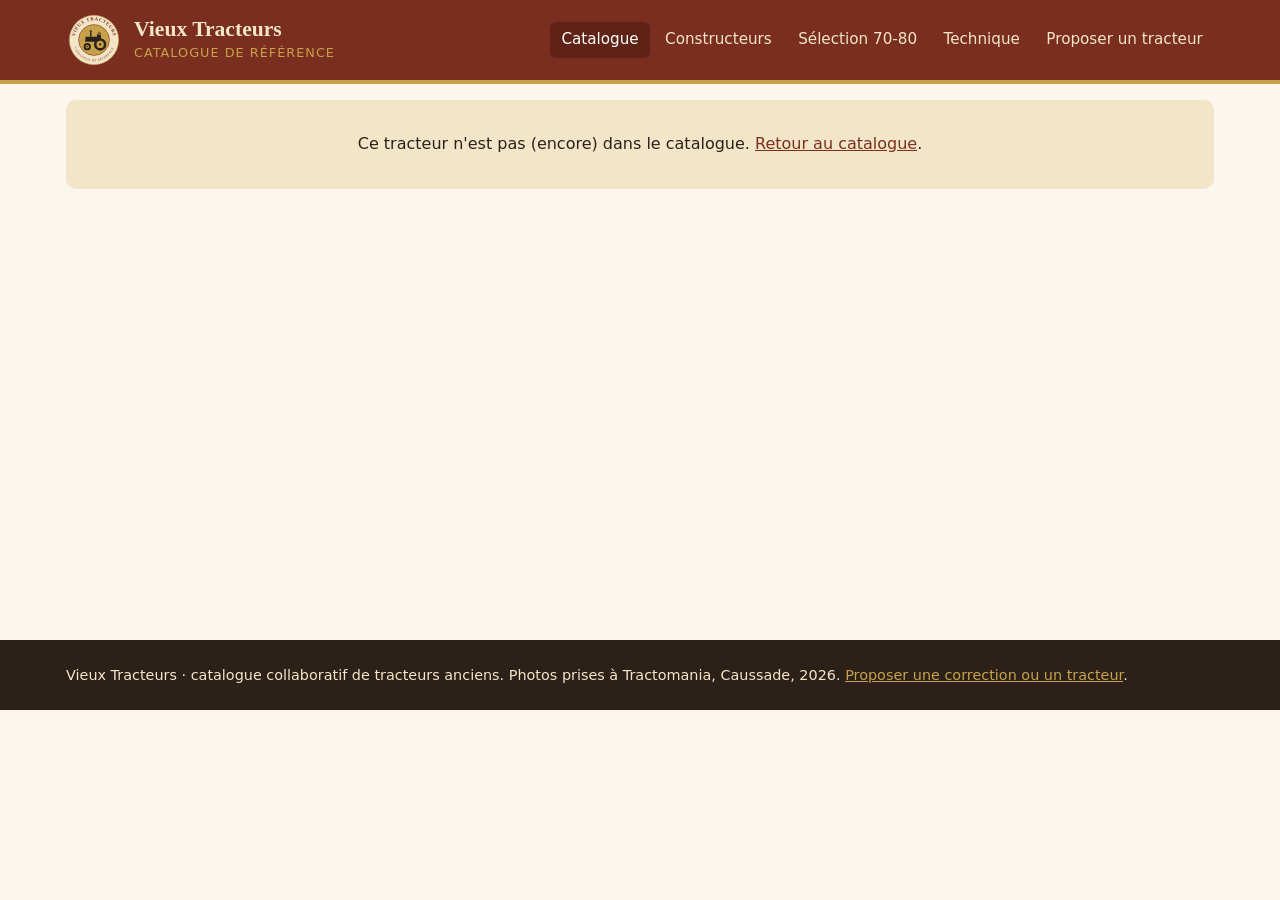
<file: tracteur.html>
<!doctype html>
<html lang="fr">
<head>
<meta charset="utf-8">
<meta name="viewport" content="width=device-width, initial-scale=1">
<title>Fiche tracteur · Vieux Tracteurs</title>
<meta name="description" content="Fiche détaillée d'un tracteur ancien.">
<link rel="icon" href="assets/img/logo.svg" type="image/svg+xml">
<link rel="stylesheet" href="assets/css/style.css?v=9">
</head>
<body>
<header id="entete"></header>
<main class="conteneur">
<article id="fiche"></article>
</main>
<footer id="pied"></footer>
<script src="assets/js/config.js?v=9"></script>
<script src="data/constructeurs.js?v=20261017b"></script>
<script src="data/tracteurs.js?v=20261017b"></script>
<script src="assets/js/commun.js?v=10"></script>
<script src="assets/js/fiche.js?v=10"></script>
</body>
</html>
</file>
<file: assets/css/style.css>
:root {
  --rouille: #7a2e1f;
  --rouille-fonce: #5e2216;
  --paille: #f3e6c8;
  --or: #c8a24a;
  --encre: #2b2118;
  --fond: #fbf7ee;
  --gris: #6b5f52;
  --bord: #e2d5b8;
  --rayon: 10px;
}

* { box-sizing: border-box; }

html { -webkit-text-size-adjust: 100%; }

body {
  margin: 0;
  background: var(--fond);
  color: var(--encre);
  font-family: system-ui, -apple-system, "Segoe UI", Roboto, sans-serif;
  line-height: 1.55;
  overflow-x: hidden;
}

h1, h2, h3, .marque-titre { font-family: Georgia, "Times New Roman", serif; line-height: 1.2; }
h1 { font-size: clamp(1.6rem, 4vw, 2.3rem); margin: 0 0 .5rem; }
h2 { font-size: 1.4rem; margin: 2rem 0 .75rem; color: var(--rouille); }
h3 { font-size: 1.1rem; margin: 1.25rem 0 .5rem; }

a { color: var(--rouille); }
a:hover { color: var(--rouille-fonce); }
img { max-width: 100%; height: auto; display: block; }

.conteneur { max-width: 1180px; margin: 0 auto; padding: 0 16px; }

/* En-tête */
.entete { background: var(--rouille); color: var(--paille); border-bottom: 4px solid var(--or); }
.entete .conteneur { display: flex; align-items: center; justify-content: space-between; gap: 1rem; flex-wrap: wrap; padding-top: .75rem; padding-bottom: .75rem; }
.logo { display: flex; align-items: center; gap: .75rem; color: var(--paille); text-decoration: none; }
.logo:hover { color: #fff; }
.logo img { width: 56px; height: 56px; }
.logo .marque-titre { font-size: 1.35rem; font-weight: bold; display: block; }
.logo small { display: block; font-size: .8rem; letter-spacing: .08em; text-transform: uppercase; color: var(--or); }
.nav { display: flex; flex-wrap: wrap; gap: .25rem; }
.nav a { color: var(--paille); text-decoration: none; padding: .4rem .7rem; border-radius: 6px; font-size: .95rem; }
.nav a:hover, .nav a[aria-current="page"] { background: var(--rouille-fonce); color: #fff; }

main { padding: 1.5rem 0 3rem; min-height: 60vh; }

/* Pied */
.pied { background: var(--encre); color: var(--paille); padding: 1.5rem 0; font-size: .9rem; }
.pied a { color: var(--or); }

/* Filtres */
.filtres { background: var(--paille); border: 1px solid var(--bord); border-radius: var(--rayon); padding: 1rem; display: grid; grid-template-columns: repeat(auto-fit, minmax(170px, 1fr)); gap: .75rem; margin-bottom: 1rem; }
.filtres label { display: flex; flex-direction: column; font-size: .85rem; font-weight: 600; gap: .25rem; min-width: 0; }
input, select, textarea { font: inherit; padding: .5rem .6rem; border: 1px solid #c9b791; border-radius: 6px; background: #fff; color: var(--encre); width: 100%; min-width: 0; }
input:focus, select:focus, textarea:focus { outline: 2px solid var(--or); outline-offset: 1px; }
.bouton { display: inline-block; font: inherit; font-weight: 600; background: var(--rouille); color: var(--paille); border: 0; border-radius: 6px; padding: .55rem 1rem; cursor: pointer; text-decoration: none; }
.bouton:hover { background: var(--rouille-fonce); color: #fff; }
.bouton.secondaire { background: transparent; color: var(--rouille); border: 1px solid var(--rouille); }
.bouton.secondaire:hover { background: var(--rouille); color: var(--paille); }
.filtres .actions { display: flex; align-items: flex-end; }

.compteur { color: var(--gris); margin: 0 0 1rem; }

/* Cartes */
.grille { display: grid; grid-template-columns: repeat(auto-fill, minmax(250px, 1fr)); gap: 1.1rem; }
.carte { background: #fff; border: 1px solid var(--bord); border-radius: var(--rayon); overflow: hidden; display: flex; flex-direction: column; text-decoration: none; color: inherit; transition: transform .15s, box-shadow .15s; }
.carte:hover { transform: translateY(-2px); box-shadow: 0 6px 18px rgba(43, 33, 24, .12); color: inherit; }
.carte .vignette { aspect-ratio: 3 / 2; background: var(--paille); position: relative; }
.carte .vignette img { width: 100%; height: 100%; object-fit: cover; }
.carte .corps { padding: .8rem 1rem 1rem; display: flex; flex-direction: column; gap: .35rem; }
.carte .marque { font-size: .8rem; text-transform: uppercase; letter-spacing: .06em; color: var(--rouille); font-weight: 700; }
.carte h3 { margin: 0; font-size: 1.15rem; font-family: Georgia, serif; }
.carte dl { display: grid; grid-template-columns: auto 1fr; gap: .1rem .6rem; margin: .25rem 0 0; font-size: .88rem; }
.carte dt { color: var(--gris); }
.carte dd { margin: 0; }
.badge { display: inline-block; background: var(--or); color: var(--encre); font-size: .75rem; font-weight: 700; padding: .15rem .5rem; border-radius: 999px; }
.carte .badge { position: absolute; top: .5rem; left: .5rem; }

.vide { text-align: center; padding: 2rem; background: var(--paille); border-radius: var(--rayon); }

/* Fiche */
.fil { font-size: .9rem; margin-bottom: 1rem; }
.fiche-entete { display: flex; flex-wrap: wrap; align-items: baseline; gap: .5rem 1rem; }
.surnom { font-style: italic; color: var(--gris); }
.encart { background: #fff4d6; border: 1px solid var(--or); border-left: 6px solid var(--or); border-radius: var(--rayon); padding: .8rem 1rem; margin: 1rem 0; }
.galerie .principale { border-radius: var(--rayon); overflow: hidden; background: var(--paille); }
.galerie .principale img { width: 100%; max-height: 560px; object-fit: contain; background: #e9dfc8; }
.galerie .miniatures { display: flex; gap: .5rem; flex-wrap: wrap; margin-top: .5rem; }
.galerie .miniatures button { padding: 0; border: 2px solid transparent; border-radius: 6px; overflow: hidden; cursor: pointer; background: none; width: 96px; }
.galerie .miniatures button[aria-current="true"] { border-color: var(--rouille); }
.galerie .miniatures img { width: 96px; height: 64px; object-fit: cover; }
.fiche-grille { display: grid; grid-template-columns: minmax(0, 3fr) minmax(0, 2fr); gap: 2rem; margin-top: 1.5rem; }
.caracs { width: 100%; border-collapse: collapse; background: #fff; border: 1px solid var(--bord); border-radius: var(--rayon); overflow: hidden; }
.caracs th, .caracs td { text-align: left; padding: .5rem .75rem; border-bottom: 1px solid var(--bord); vertical-align: top; }
.caracs th { width: 42%; background: var(--paille); font-weight: 600; }
.caracs tr:last-child th, .caracs tr:last-child td { border-bottom: 0; }
.a-completer { color: var(--gris); font-style: italic; }
.qualites-defauts { display: grid; grid-template-columns: 1fr 1fr; gap: 1rem; }
.qualites-defauts ul { padding-left: 1.2rem; margin: .25rem 0; }

/* Constructeurs */
.constructeur { background: #fff; border: 1px solid var(--bord); border-radius: var(--rayon); padding: 1rem 1.25rem; margin-bottom: 1rem; scroll-margin-top: 1rem; }
.constructeur h2 { margin-top: 0; }
.meta { color: var(--gris); font-size: .9rem; margin: -.4rem 0 .6rem; }
.liens-modeles { display: flex; flex-wrap: wrap; gap: .4rem; padding: 0; list-style: none; }
.liens-modeles a { display: inline-block; background: var(--paille); padding: .2rem .6rem; border-radius: 999px; text-decoration: none; font-size: .9rem; }
.sommaire { display: flex; flex-wrap: wrap; gap: .4rem; margin-bottom: 1.5rem; }
.sommaire a { font-size: .9rem; }

/* Formulaire */
.formulaire { display: grid; grid-template-columns: 1fr 1fr; gap: 1rem; background: #fff; border: 1px solid var(--bord); border-radius: var(--rayon); padding: 1.25rem; }
.formulaire label { display: flex; flex-direction: column; gap: .3rem; font-weight: 600; font-size: .92rem; min-width: 0; }
.formulaire .large { grid-column: 1 / -1; }
.aide { color: var(--gris); font-size: .9rem; }


@media (max-width: 760px) {
  .fiche-grille, .qualites-defauts, .formulaire { grid-template-columns: 1fr; }
  .entete .conteneur { justify-content: center; }
  .nav { justify-content: center; }
  .logo img { width: 48px; height: 48px; }
}

.sources ul { padding-left: 1.2rem; font-size: .9rem; }
.sources li { overflow-wrap: anywhere; margin-bottom: .2rem; }

.saviez { background: var(--paille); border-left: 6px solid var(--rouille); border-radius: var(--rayon); padding: .9rem 1.1rem; margin: 1rem 0 0; }
.saviez h3 { margin: 0 0 .4rem; color: var(--rouille); font-family: Georgia, serif; }
.saviez p { margin: .4rem 0 0; }

/* Pages techniques */
.technique { max-width: 820px; }
.technique h2 { scroll-margin-top: 1rem; }
.technique .chapo { font-size: 1.08rem; }
.sous-nav { display: flex; flex-wrap: wrap; gap: .5rem; margin: 1rem 0 1.5rem; }
.sous-nav a { background: var(--paille); border: 1px solid var(--bord); border-radius: 999px; padding: .3rem .8rem; text-decoration: none; font-size: .92rem; }
.sous-nav a[aria-current="page"] { background: var(--rouille); color: var(--paille); border-color: var(--rouille); }
.schema { margin: 1.25rem 0; background: #fff; border: 1px solid var(--bord); border-radius: var(--rayon); padding: .75rem; }
.schema svg { width: 100%; height: auto; display: block; }
.schema figcaption { font-size: .9rem; color: var(--gris); margin-top: .5rem; }
.schema text { font-family: system-ui, sans-serif; }
.encadre { background: var(--paille); border-left: 6px solid var(--or); border-radius: var(--rayon); padding: .8rem 1.1rem; margin: 1rem 0; }
.encadre p:first-child { margin-top: 0; }
.encadre p:last-child { margin-bottom: 0; }
.chronologie { list-style: none; padding: 0; border-left: 3px solid var(--or); margin: 1rem 0 1rem .4rem; }
.chronologie li { padding: 0 0 .8rem 1rem; position: relative; }
.chronologie li::before { content: ""; position: absolute; left: -.5rem; top: .45rem; width: .7rem; height: .7rem; border-radius: 50%; background: var(--rouille); }
.chronologie strong { color: var(--rouille); }

.credit { font-size: .8rem; color: var(--gris); margin: .35rem 0 0; }
.credit:empty { display: none; }

/* Sélection */
.selection { list-style: none; padding: 0; display: grid; grid-template-columns: repeat(auto-fill, minmax(280px, 1fr)); gap: 1.1rem; counter-reset: rang; }
.selection li { counter-increment: rang; position: relative; }
.selection li::before { content: counter(rang); position: absolute; z-index: 1; top: .5rem; left: .5rem; background: var(--rouille); color: var(--paille); font-family: Georgia, serif; font-weight: bold; width: 2rem; height: 2rem; border-radius: 50%; display: grid; place-items: center; }
.selection-carte { height: 100%; }
.selection-carte p { margin: 0; font-size: .92rem; }
.selection-carte .meta { margin: 0; }
.vignette:empty::after { content: "Pas de photo libre"; display: grid; place-items: center; height: 100%; color: var(--gris); font-size: .9rem; }
</file>
